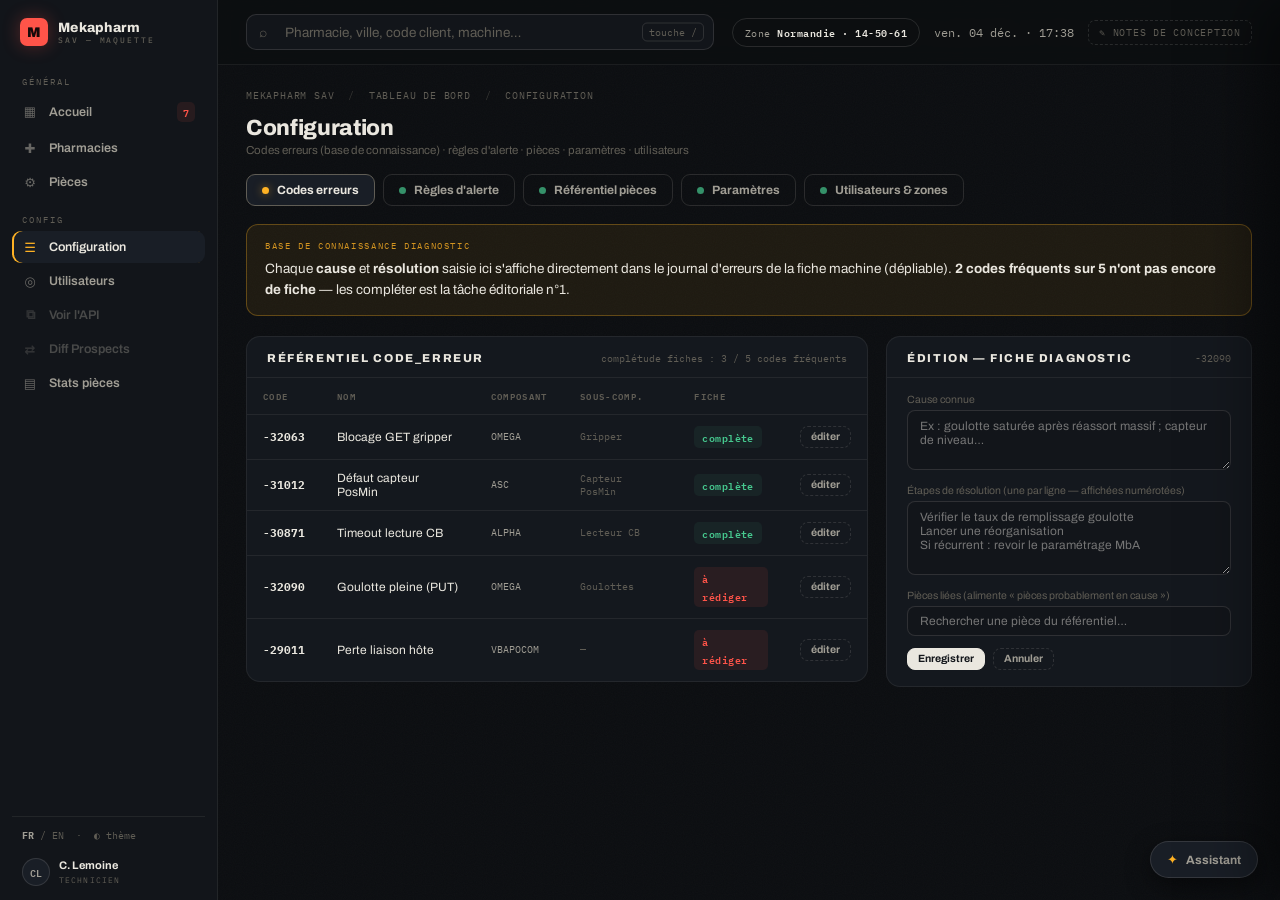
<file: configuration.html>
<!DOCTYPE html>
<html lang="fr">
<head>
<meta charset="UTF-8">
<meta name="viewport" content="width=device-width, initial-scale=1.0">
<title>Configuration — Mekapharm SAV (maquette)</title>
<link rel="preconnect" href="https://fonts.googleapis.com">
<link href="https://fonts.googleapis.com/css2?family=Archivo:wght@500;600;700;800;900&family=IBM+Plex+Mono:wght@400;500;600;700&display=swap" rel="stylesheet">
<link rel="stylesheet" href="assets/style.css">
</head>
<body data-page="configuration">

<template id="page-content">
  <div class="breadcrumb">Mekapharm SAV <span class="sep">/</span> <a href="index.html">Tableau de bord</a> <span class="sep">/</span> Configuration</div>
  <h1 class="page-title">Configuration</h1>
  <p class="page-sub">Codes erreurs (base de connaissance) · règles d'alerte · pièces · paramètres · utilisateurs</p>

  <div class="cfg-tabs">
    <button class="comp-tab active" data-tab="codes"><span class="dot warn"></span>Codes erreurs</button>
    <button class="comp-tab" data-tab="regles"><span class="dot ok"></span>Règles d'alerte</button>
    <button class="comp-tab" data-tab="pieces"><span class="dot ok"></span>Référentiel pièces</button>
    <button class="comp-tab" data-tab="params"><span class="dot ok"></span>Paramètres</button>
    <button class="comp-tab" data-tab="utilisateurs"><span class="dot ok"></span>Utilisateurs &amp; zones</button>
  </div>

  <!-- ═══ CODES ERREURS = LA BASE DE CONNAISSANCE ═══ -->
  <div class="tab-panel active" id="cfg-codes">
    <div class="diag-banner surveiller note-host">
      <span class="lead">Base de connaissance diagnostic</span>
      Chaque <b>cause</b> et <b>résolution</b> saisie ici s'affiche directement dans le journal d'erreurs de la fiche machine (dépliable).
      <b>2 codes fréquents sur 5 n'ont pas encore de fiche</b> — les compléter est la tâche éditoriale n°1.
      <span class="note" style="top:-11px; right:10px;">R2.2 — cet écran existe déjà ; ce qui change : son contenu devient visible côté hotliner</span>
    </div>
    <div class="grid-2">
      <section class="panel">
        <div class="panel-head">
          <span class="panel-title">Référentiel CODE_ERREUR</span>
          <span class="panel-sub">complétude fiches : 3 / 5 codes fréquents</span>
        </div>
        <table class="tbl">
          <thead><tr><th>Code</th><th>Nom</th><th>Composant</th><th>Sous-comp.</th><th>Fiche</th><th></th></tr></thead>
          <tbody id="codesBody"></tbody>
        </table>
      </section>
      <section class="panel">
        <div class="panel-head"><span class="panel-title">Édition — fiche diagnostic</span><span class="panel-sub" id="editLbl">-32090</span></div>
        <div style="padding:16px 20px; display:grid; gap:12px;">
          <div><label class="hint" style="display:block; margin-bottom:5px;">Cause connue</label>
            <textarea class="inp" rows="3" placeholder="Ex : goulotte saturée après réassort massif ; capteur de niveau…"></textarea></div>
          <div><label class="hint" style="display:block; margin-bottom:5px;">Étapes de résolution (une par ligne — affichées numérotées)</label>
            <textarea class="inp" rows="4" placeholder="Vérifier le taux de remplissage goulotte&#10;Lancer une réorganisation&#10;Si récurrent : revoir le paramétrage MbA"></textarea></div>
          <div><label class="hint" style="display:block; margin-bottom:5px;">Pièces liées (alimente « pièces probablement en cause »)</label>
            <input class="inp" style="width:100%;" placeholder="Rechercher une pièce du référentiel…"></div>
          <div style="display:flex; gap:8px;"><button class="btn primary sm">Enregistrer</button><button class="btn sm ghost">Annuler</button></div>
        </div>
      </section>
    </div>
  </div>

  <!-- ═══ RÈGLES D'ALERTE ═══ -->
  <div class="tab-panel" id="cfg-regles">
    <section class="panel note-host">
      <div class="panel-head"><span class="panel-title">Règles de seuil (REGLE_ALERTE)</span>
        <span class="panel-sub">adaptatif = seuil recalculé sur la baseline 8 sem. de chaque machine</span></div>
      <table class="tbl">
        <thead><tr><th>Alias</th><th>Libellé</th><th>Composant</th>
          <th style="text-align:right;">Seuil warning</th><th style="text-align:right;">Seuil critique</th>
          <th>Unité</th><th style="text-align:right;">Importance</th><th>Mode</th></tr></thead>
        <tbody id="reglesBody"></tbody>
      </table>
      <span class="note" style="top:-11px; left:14px;">R2e — nouveauté : bascule seuil fixe / adaptatif (baseline par machine) par règle</span>
    </section>
  </div>

  <!-- ═══ AUTRES ONGLETS (structure conservée, contenu inchangé) ═══ -->
  <div class="tab-panel" id="cfg-pieces">
    <div class="panel"><div style="padding:26px 24px; color:var(--ink-faint); font-size:12.5px;">
      Référentiel PIECE (seuils alerte/critique, unités, composant/sous-composant) — <b>écran actuel conservé tel quel</b>.
    </div></div>
  </div>
  <div class="tab-panel" id="cfg-params">
    <div class="panel"><div style="padding:26px 24px; color:var(--ink-faint); font-size:12.5px;">
      Paramètres applicatifs (APP_CONFIG : rétention INFOS_*, fenêtres de purge…) — <b>écran actuel conservé</b>.<br><br>
      Ajouts refonte : <span class="badge watch">seuil silence radio (h)</span> <span class="badge watch">pondérations score santé</span> <span class="badge watch">fenêtre baseline (sem.)</span>
    </div></div>
  </div>
  <div class="tab-panel" id="cfg-utilisateurs">
    <div class="panel"><div style="padding:26px 24px; color:var(--ink-faint); font-size:12.5px;">
      Gestion utilisateurs + zones (départements/pays) — <b>écran actuel conservé tel quel</b>. La zone alimente déjà le filtre du dashboard.
    </div></div>
  </div>
</template>

<script src="assets/data.js"></script>
<script src="assets/app.js"></script>
<script>
document.addEventListener('DOMContentLoaded', () => {
  bindTabs('.cfg-tabs .comp-tab', 'cfg-');

  document.getElementById('codesBody').innerHTML = CODES_ERREURS.map(c => `
    <tr>
      <td class="mono" style="font-weight:700;">${c.code}</td>
      <td style="font-size:12px;">${c.nom}</td>
      <td class="mono dim" style="font-size:10px;">${c.composant}</td>
      <td class="mono faint" style="font-size:10px;">${c.sousComposant||'—'}</td>
      <td>${c.complet? '<span class="badge ok">complète</span>' : '<span class="badge agir">à rédiger</span>'}</td>
      <td><button class="btn sm ghost">éditer</button></td>
    </tr>`).join('');

  document.getElementById('reglesBody').innerHTML = REGLES.map(r => `
    <tr>
      <td class="mono faint" style="font-size:10px;">${r.alias}</td>
      <td style="font-size:12px; font-weight:600;">${r.nom}</td>
      <td class="mono dim" style="font-size:10px;">${r.composant}</td>
      <td class="mono num" style="text-align:right; color:var(--watch);">${r.warn}</td>
      <td class="mono num" style="text-align:right; color:var(--agir);">${r.crit}</td>
      <td class="mono faint" style="font-size:10px;">${r.unite}</td>
      <td class="mono num" style="text-align:right;">${r.importance}</td>
      <td>${r.adaptatif? '<span class="badge watch">adaptatif</span>' : '<span class="badge neutral">fixe</span>'}</td>
    </tr>`).join('');
});
</script>
</body>
</html>
</file>
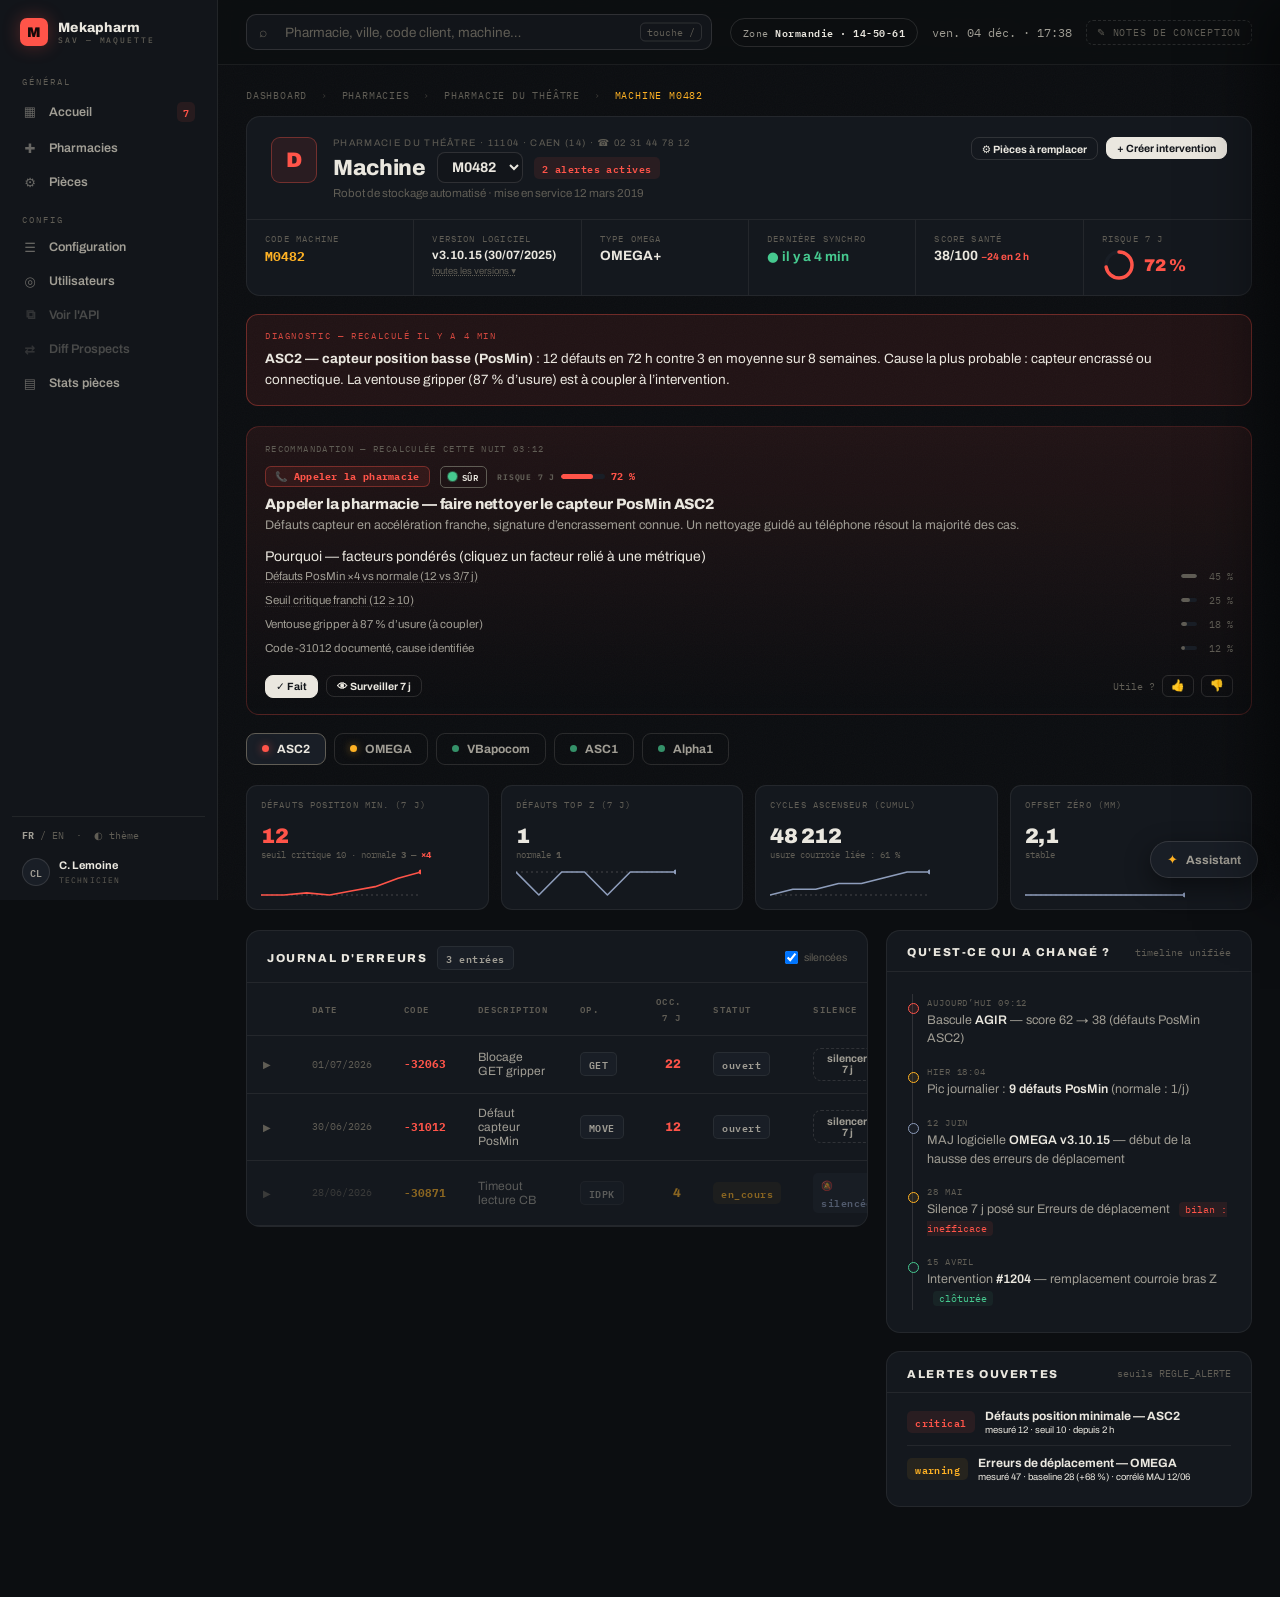
<file: machine.html>
<!DOCTYPE html>
<html lang="fr">
<head>
<meta charset="UTF-8">
<meta name="viewport" content="width=device-width, initial-scale=1.0">
<title>M0482 — Détail machine (maquette)</title>
<link rel="preconnect" href="https://fonts.googleapis.com">
<link href="https://fonts.googleapis.com/css2?family=Archivo:wght@500;600;700;800;900&family=IBM+Plex+Mono:wght@400;500;600;700&display=swap" rel="stylesheet">
<link rel="stylesheet" href="assets/style.css">
</head>
<body data-page="machine">

<template id="page-content">
  <div class="breadcrumb">
    <a href="index.html">Dashboard</a> <span class="sep">›</span>
    <a href="pharmacies.html">Pharmacies</a> <span class="sep">›</span>
    <span id="bcClient">—</span> <span class="sep">›</span>
    <span style="color:var(--watch);">Machine <span id="bcMac">—</span></span>
  </div>

  <!-- ═══ HEADER MACHINE (structure actuelle : top + meta 5 colonnes) ═══ -->
  <div class="mac-header note-host">
    <div class="top">
      <div style="display:flex; gap:16px; align-items:flex-start;">
        <div class="grade-box agir" style="width:46px; height:46px; font-size:21px;" id="hGrade">D</div>
        <div>
          <div class="mono" style="font-size:9.5px; letter-spacing:.14em; text-transform:uppercase; color:var(--ink-faint);" id="hClient">—</div>
          <h1 class="page-title" style="display:flex; align-items:center; gap:11px; margin-top:4px;">
            Machine
            <select class="sel mono" id="macSel" style="font-weight:700; font-size:14px;"></select>
            <span class="badge agir" id="hBadge">2 alertes actives</span>
          </h1>
          <p class="page-sub" id="hSub">Robot de stockage automatisé</p>
        </div>
      </div>
      <div style="display:flex; gap:8px; align-items:flex-start;">
        <a class="btn sm" href="pieces.html">⚙ Pièces à remplacer</a>
        <button class="btn sm primary">+ Créer intervention</button>
      </div>
    </div>
    <div class="meta">
      <div><div class="k">Code machine</div><div class="v mono" style="color:var(--watch);" id="mMac">—</div></div>
      <div><div class="k">Version logiciel</div>
        <div class="v" style="font-size:12px;" id="mVer">—</div>
        <button class="hint" id="verBtn" style="cursor:pointer; border:none; padding:0; font-size:9.5px; color:var(--ink-faint); text-decoration:underline dotted;">toutes les versions ▾</button>
      </div>
      <div><div class="k">Type OMEGA</div><div class="v" id="mType">—</div></div>
      <div><div class="k">Dernière synchro</div><div class="v" id="mSync" style="color:var(--ok);">—</div></div>
      <div><div class="k">Score santé</div><div class="v" id="mScore">—</div></div>
      <div class="note-host"><div class="k">Risque 7 j</div>
        <div class="v" id="mRisk" style="display:flex; align-items:center; gap:8px;">—</div>
        <span class="note" style="top:-11px; right:6px;">R5.2 — score prédictif précalculé</span>
      </div>
    </div>
    <div id="verMenu" style="display:none; border-top:1px solid var(--line); padding:10px 18px; background:var(--bg-raise);"></div>
    <span class="note" style="top:-11px; left:14px;">Header conservé — ajout : score santé (R1.1) + grade + synchro colorée par fraîcheur (R1.2)</span>
  </div>

  <!-- ═══ BANDEAU DIAGNOSTIC EN UNE PHRASE ═══ -->
  <div class="diag-banner agir note-host" id="diagBanner">
    <span class="note" style="top:-11px; left:10px;">R2.3 — l'état en une phrase, avant tout scroll. Généré par règles (voir plan d'implémentation)</span>
  </div>

  <!-- ═══ BLOC RECOMMANDATION D'ACTION ═══ -->
  <div class="reco-panel note-host" id="recoPanel" style="display:none;">
    <span class="note" style="top:-11px; left:14px;">R5.1 reco déterministe + confiance · R5.3 feedback (table RECO_FEEDBACK) · facteurs cliquables → métrique</span>
  </div>

  <!-- ═══ ONGLETS COMPOSANTS (conservés — triés par gravité, pastilles réelles) ═══ -->
  <div class="comp-tabs note-host" id="compTabs">
    <span class="note" style="top:-11px; left:0;">R2.4 — onglets conservés MAIS triés par gravité + pastilles calculées (fini le "ok" codé en dur)</span>
  </div>
  <div id="tabPanels"></div>

  <div class="grid-2 section-gap">
    <!-- ═══ JOURNAL D'ERREURS (conservé — ajout cause/résolution dépliables) ═══ -->
    <section class="panel note-host">
      <div class="panel-head">
        <span class="panel-title">Journal d'erreurs</span>
        <span class="badge neutral" id="errCount">—</span>
        <label class="hint" style="margin-left:auto; cursor:pointer; display:flex; align-items:center; gap:6px;">
          <input type="checkbox" id="showSilenced" checked> silencées
        </label>
      </div>
      <table class="tbl">
        <thead><tr>
          <th style="width:26px;"></th><th>Date</th><th>Code</th><th>Description</th>
          <th>Op.</th><th style="text-align:right;">Occ. 7 j</th><th>Statut</th><th>Silence</th>
        </tr></thead>
        <tbody id="errBody"></tbody>
      </table>
      <span class="note" style="top:-11px; left:14px;">R2.2 — chevron = cause + résolution + pièces suspectes (CODE_ERREUR + ErreurImpactResolver, R2.5) + historique silences (R2.10)</span>
    </section>

    <!-- ═══ TIMELINE UNIFIÉE ═══ -->
    <aside class="stack">
      <div class="panel note-host">
        <div class="panel-head"><span class="panel-title">Qu'est-ce qui a changé ?</span><span class="panel-sub">timeline unifiée</span></div>
        <div style="padding:16px 20px;"><div class="tl" id="tlList"></div></div>
        <span class="note" style="top:-11px; left:10px;">R2.6 — UNION : LOG_ERREUR + LOG_ALERTE + SOFTWARE_VERSION + SURVEILLANCE + INTERVENTION</span>
      </div>
      <div class="panel">
        <div class="panel-head"><span class="panel-title">Alertes ouvertes</span><span class="panel-sub">seuils REGLE_ALERTE</span></div>
        <div style="padding:6px 20px 14px;">
          <div style="display:flex; gap:10px; align-items:center; padding:10px 0; border-bottom:1px solid var(--line);">
            <span class="badge agir">critical</span>
            <div style="font-size:12px;"><b>Défauts position minimale — ASC2</b>
              <div class="mono faint" style="font-size:9.5px; margin-top:2px;">mesuré 12 · seuil 10 · depuis 2 h</div></div>
          </div>
          <div style="display:flex; gap:10px; align-items:center; padding:10px 0;">
            <span class="badge watch">warning</span>
            <div style="font-size:12px;"><b>Erreurs de déplacement — OMEGA</b>
              <div class="mono faint" style="font-size:9.5px; margin-top:2px;">mesuré 47 · baseline 28 (+68 %) · corrélé MAJ 12/06</div></div>
          </div>
        </div>
      </div>
    </aside>
  </div>
</template>

<script src="assets/data.js"></script>
<script src="assets/app.js"></script>
<script>
document.addEventListener('DOMContentLoaded', () => {
  const M = MACHINE_M0482; /* la maquette détaille M0482 ; les autres liens y renvoient */
  const P = M.client;

  document.title = `${M.macCode} — Détail machine (maquette)`;
  document.getElementById('bcClient').textContent = P.nom;
  document.getElementById('bcMac').textContent = M.macCode;
  document.getElementById('hClient').textContent = `${P.nom} · ${P.id} · ${P.ville} (${P.dept}) · ☎ ${P.tel}`;
  document.getElementById('hSub').textContent = `Robot de stockage automatisé · mise en service ${M.install}`;
  document.getElementById('mMac').textContent = M.macCode;
  document.getElementById('mVer').textContent = M.versionPrincipale;
  document.getElementById('mType').textContent = M.typeOmega;
  document.getElementById('mSync').innerHTML = `● ${M.syncho}`;
  document.getElementById('mScore').innerHTML = `${P.score}/100 <span class="mono" style="font-size:10px; color:var(--agir);">${P.delta} en ${P.deltaWin}</span>`;

  /* tuile risque 7 j — mini-jauge SVG (arc) + % */
  const R = P.reco;
  const riskPct = R ? R.risque7j : null;
  const mRisk = document.getElementById('mRisk');
  if (mRisk && riskPct != null){
    const lv = riskLevel(riskPct);
    const col = lv==='hi' ? 'var(--agir)' : lv==='mid' ? 'var(--watch)' : 'var(--ink-dim)';
    const C = 2*Math.PI*13, off = C*(1 - riskPct/100);
    mRisk.innerHTML = `
      <svg width="34" height="34" viewBox="0 0 34 34" aria-hidden="true">
        <circle cx="17" cy="17" r="13" fill="none" stroke="var(--panel-2)" stroke-width="3.5"/>
        <circle cx="17" cy="17" r="13" fill="none" stroke="${col}" stroke-width="3.5" stroke-linecap="round"
          stroke-dasharray="${C.toFixed(1)}" stroke-dashoffset="${off.toFixed(1)}" transform="rotate(-90 17 17)"/>
      </svg>
      <span style="font-size:17px; font-weight:900; color:${col}; font-variant-numeric:tabular-nums;">${riskPct} %</span>`;
  } else if (mRisk){ mRisk.textContent = '—'; }

  /* bloc recommandation d'action */
  const recoPanel = document.getElementById('recoPanel');
  if (recoPanel && R){
    if (R.action==='surveiller') recoPanel.classList.add('surveiller');
    recoPanel.style.display = '';
    recoPanel.insertAdjacentHTML('beforeend', `
      <div class="rp-top">
        <span class="rp-lead">Recommandation — recalculée ${R.calculeLe}</span>
        ${actBadge(R.action, false)} ${confBadge(R.confiance)} ${riskBadge(R.risque7j, true)}
      </div>
      <div class="rp-title">${R.titre}</div>
      <div class="rp-resume">${R.resume||''}</div>
      <div class="rd-sect" style="margin-top:14px;">
        <div class="rd-h">Pourquoi — facteurs pondérés <span class="mono faint" style="text-transform:none; letter-spacing:0;">(cliquez un facteur relié à une métrique)</span></div>
        ${factorRows(R.facteurs, true)}
      </div>
      <div class="rp-actions">
        <button class="btn primary sm" id="recoDone">✓ Fait</button>
        <button class="btn sm" id="recoWatch">👁 Surveiller 7 j</button>
        <span style="margin-left:auto;">${feedbackChip('reco-'+P.id)}</span>
      </div>`);
    animateFactors(recoPanel);
    bindFeedback(recoPanel);

    /* facteurs cliquables → bascule sur l'onglet composant + scroll */
    recoPanel.querySelectorAll('.factor .fl.anchor').forEach(fl => fl.addEventListener('click', () => {
      const anchor = fl.dataset.anchor;                 /* ex : panel-asc2 */
      const target = document.getElementById(anchor);
      if (!target) return;
      const tabId = anchor.replace('panel-','');
      const tabBtn = document.querySelector(`.comp-tab[data-tab="${tabId}"]`);
      if (tabBtn) tabBtn.click();
      target.scrollIntoView({ behavior:'smooth', block:'center' });
      target.querySelector('.metric')?.animate(
        [{ boxShadow:'0 0 0 2px var(--watch)' }, { boxShadow:'0 0 0 0 transparent' }],
        { duration:1200, easing:'ease-out' });
    }));

    /* boutons Fait / Surveiller — feedback visuel léger, non bloquant */
    const done = document.getElementById('recoDone');
    if (done) done.addEventListener('click', () => {
      done.textContent = '✓ Marqué fait'; done.classList.remove('primary');
      done.style.borderColor = 'var(--ok)'; done.style.color = 'var(--ok)';
    });
    const watch = document.getElementById('recoWatch');
    if (watch) watch.addEventListener('click', () => {
      watch.textContent = '👁 Sous surveillance 7 j';
      watch.style.borderColor = 'var(--watch)'; watch.style.color = 'var(--watch)';
    });
  }

  /* dropdown machines sœurs */
  const sel = document.getElementById('macSel');
  sel.innerHTML = P.machines.map(m => `<option ${m===M.macCode?'selected':''}>${m}</option>`).join('');

  /* menu versions */
  document.getElementById('verBtn').onclick = () => {
    const menu = document.getElementById('verMenu');
    menu.style.display = menu.style.display==='none' ? 'block' : 'none';
    menu.innerHTML = '<table class="tbl" style="font-size:11px;">' + M.versions.map(v =>
      `<tr><td class="mono dim" style="padding:5px 8px;">${v.comp}</td><td class="mono faint" style="padding:5px 8px;">${v.col}</td><td style="padding:5px 8px; font-weight:600;">${v.v}</td><td class="mono faint" style="padding:5px 8px;">depuis ${v.d}</td></tr>`).join('') + '</table>';
  };

  /* bandeau diagnostic */
  document.getElementById('diagBanner').insertAdjacentHTML('beforeend',
    `<span class="lead">${M.banner.lead}</span>${M.banner.txt}`);

  /* onglets composants triés par gravité */
  const tabs = document.getElementById('compTabs');
  const panels = document.getElementById('tabPanels');
  M.tabs.forEach((t,i) => {
    tabs.insertAdjacentHTML('beforeend',
      `<button class="comp-tab ${i===0?'active':''}" data-tab="${t.id}"><span class="dot ${t.dot}"></span>${t.label}</button>`);
    const tc = M.tabsContent[t.id];
    panels.insertAdjacentHTML('beforeend',
      `<div class="tab-panel ${i===0?'active':''}" id="panel-${t.id}">
        <div class="metrics note-host">${tc.metrics.map(metricCard).join('')}
          ${i===0? '<span class="note" style="top:-11px; left:0;">R2.8 comparaison parc/baseline · R3.4 sparklines 8 sem. (AGREG_*)</span>':''}
        </div>
      </div>`);
  });
  bindTabs('.comp-tab', 'panel-');

  /* journal d'erreurs avec cause/résolution dépliables */
  const errBody = document.getElementById('errBody');
  document.getElementById('errCount').textContent = M.erreurs.length + ' entrées';
  function renderErrs(){
    const showSil = document.getElementById('showSilenced').checked;
    errBody.innerHTML = M.erreurs.filter(e => showSil || !e.silenced).map((e,i) => `
      <tr class="grp-head" data-err="${i}" style="${e.silenced?'opacity:.5;':''}">
        <td><span class="chev">▶</span></td>
        <td class="mono faint" style="font-size:10px;">${e.date}</td>
        <td class="mono" style="font-weight:700; color:${e.occ>=10?'var(--agir)':e.occ>=3?'var(--watch)':'var(--ink-dim)'};">${e.code}</td>
        <td class="dim" style="font-size:12px;">${e.nom}</td>
        <td><span class="badge neutral">${e.op}</span></td>
        <td class="num" style="text-align:right; font-weight:800; color:${e.occ>=10?'var(--agir)':e.occ>=3?'var(--watch)':'var(--ink-dim)'};">${e.occ}</td>
        <td><span class="badge ${e.statut==='resolu'?'ok':e.statut==='en_cours'?'watch':'neutral'}">${e.statut}</span></td>
        <td>${e.silenced? '<span class="badge muet">🔕 silencée</span>' : '<button class="btn sm ghost">silencer 7 j</button>'}</td>
      </tr>
      <tr class="kb-row" data-kb="${i}"><td colspan="8">
        <div class="kb"><span class="k">Cause connue</span><p>${e.cause}</p></div>
        <div class="kb resol"><span class="k">Résolution recommandée</span><ol>${e.resolution.map(r=>`<li>${r}</li>`).join('')}</ol></div>
        ${e.pieces.length? `<div class="kb piece"><span class="k">Pièces probablement en cause</span>${e.pieces.map(pi=>`<div class="piece-row"><span>${pi.n} <span style="color:var(--ink-faint)">— ${pi.d}</span></span><span class="eta">${pi.eta}</span></div>`).join('')}</div>`:''}
        ${e.histo? `<div class="kb histo"><span class="k">Historique surveillance</span><p>${e.histo}</p></div>`:''}
      </td></tr>`).join('');
    errBody.querySelectorAll('.grp-head').forEach(row => row.addEventListener('click', ev => {
      if (ev.target.closest('button')) return;
      row.classList.toggle('open');
      const kb = errBody.querySelector(`.kb-row[data-kb="${row.dataset.err}"]`);
      if (kb) kb.classList.toggle('show');
    }));
  }
  renderErrs();
  document.getElementById('showSilenced').addEventListener('change', renderErrs);

  /* timeline */
  document.getElementById('tlList').innerHTML = M.timeline.map(t =>
    `<div class="tl-item ${t.cls}"><div class="d">${t.d}</div><div class="e">${t.e}</div></div>`).join('');
});
</script>
</body>
</html>
</file>
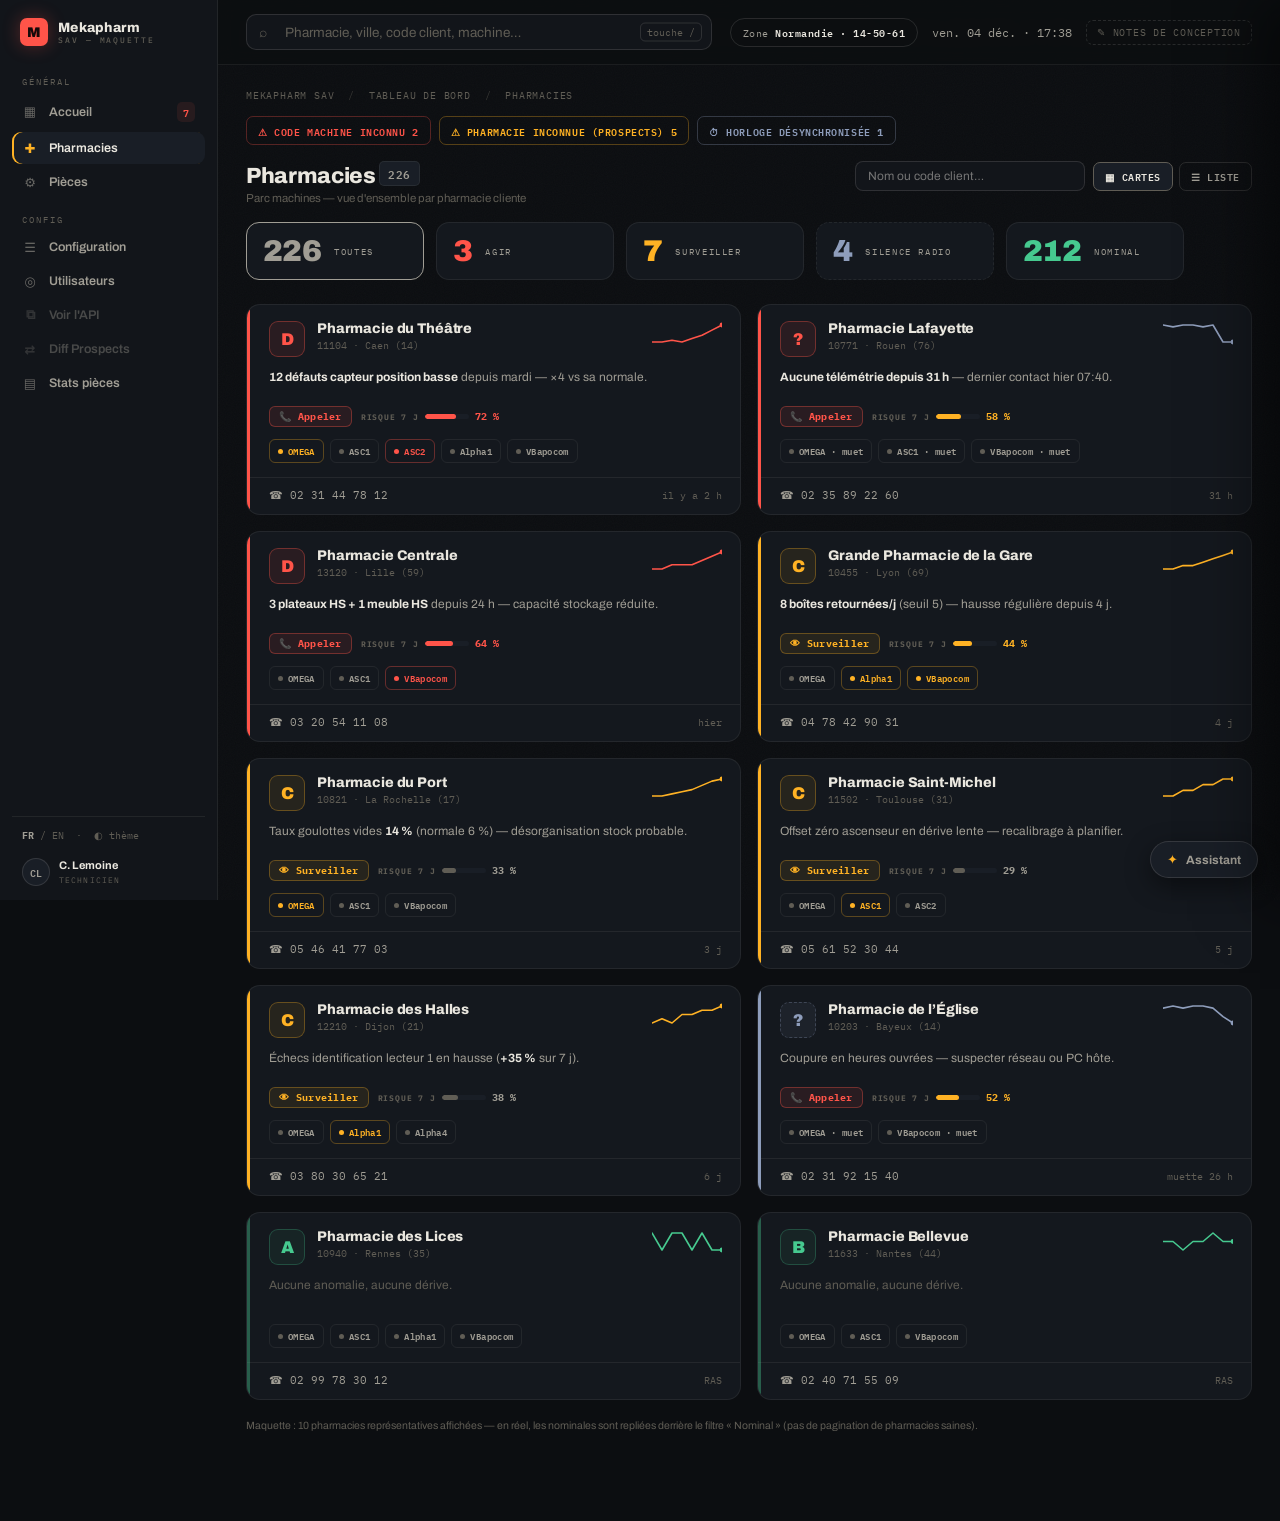
<file: pharmacies.html>
<!DOCTYPE html>
<html lang="fr">
<head>
<meta charset="UTF-8">
<meta name="viewport" content="width=device-width, initial-scale=1.0">
<title>Pharmacies — Mekapharm SAV (maquette)</title>
<link rel="preconnect" href="https://fonts.googleapis.com">
<link href="https://fonts.googleapis.com/css2?family=Archivo:wght@500;600;700;800;900&family=IBM+Plex+Mono:wght@400;500;600;700&display=swap" rel="stylesheet">
<link rel="stylesheet" href="assets/style.css">
</head>
<body data-page="pharmacies">

<template id="page-content">
  <div class="breadcrumb">Mekapharm SAV <span class="sep">/</span> <a href="index.html">Tableau de bord</a> <span class="sep">/</span> Pharmacies</div>

  <!-- monitoring télémétrie (conservé de la page actuelle, compacté) -->
  <div style="display:flex; gap:8px; flex-wrap:wrap; margin-bottom:16px;" class="note-host">
    <button class="chip" style="color:var(--agir); border-color:rgba(255,84,73,.3);">⚠ Code machine inconnu <b class="mono">2</b></button>
    <button class="chip" style="color:var(--watch); border-color:rgba(255,178,36,.3);">⚠ Pharmacie inconnue (prospects) <b class="mono">5</b></button>
    <button class="chip" style="color:var(--muet); border-color:rgba(142,157,187,.3);">⏱ Horloge désynchronisée <b class="mono">1</b></button>
    <span class="note" style="top:-11px; left:0;">Panneaux monitoring conservés tels quels (hygiène pipeline)</span>
  </div>

  <div style="display:flex; align-items:flex-start; justify-content:space-between; gap:16px; flex-wrap:wrap;">
    <div>
      <h1 class="page-title">Pharmacies <span class="badge neutral" style="font-size:11px; vertical-align:4px;">226</span></h1>
      <p class="page-sub">Parc machines — vue d'ensemble par pharmacie cliente</p>
    </div>
    <div style="display:flex; gap:8px; align-items:center;">
      <input class="inp" id="pharmSearch" type="search" placeholder="Nom ou code client…" style="width:230px;">
      <div class="chips">
        <button class="chip active" id="btnCard" title="Vue cartes">▦ Cartes</button>
        <button class="chip" id="btnList" title="Vue liste">☰ Liste</button>
      </div>
    </div>
  </div>

  <!-- cards de filtre par statut (conservées — passées à 3 états + muettes) -->
  <nav class="semaphore note-host" style="margin-top:18px;">
    <button class="sem-card active" data-f="all" style="color:var(--ink-dim);"><div class="sem-num">226</div>
      <div><div class="sem-lbl">Toutes</div></div></button>
    <button class="sem-card" data-f="agir"><div class="sem-num">3</div>
      <div><div class="sem-lbl">Agir</div></div></button>
    <button class="sem-card" data-f="surveiller"><div class="sem-num">7</div>
      <div><div class="sem-lbl">Surveiller</div></div></button>
    <button class="sem-card" data-f="muet"><div class="sem-num">4</div>
      <div><div class="sem-lbl">Silence radio</div></div></button>
    <button class="sem-card" data-f="ok"><div class="sem-num">212</div>
      <div><div class="sem-lbl">Nominal</div></div></button>
    <span class="note" style="top:-11px; left:0;">R3.2 — 5 statuts actuels (aucune/info/warning/critical) → 3 états + muettes</span>
  </nav>

  <!-- vue cartes -->
  <div class="pharma-grid note-host" id="cardView">
    <span class="note" style="top:-11px; left:0;">R1.1 grade · R2.3 motif · R5.1/R5.2 action + risque 7 j sur cards dégradées (nominales : rien — discipline couleur)</span>
  </div>

  <!-- vue liste -->
  <div class="panel" id="listView" style="display:none;">
    <table class="tbl">
      <thead><tr>
        <th style="width:56px;">Score</th><th>Code</th><th>Nom</th><th>Ville</th>
        <th>Diagnostic</th><th style="width:100px;">Tendance</th><th style="width:110px;">Machines</th>
      </tr></thead>
      <tbody id="listBody"></tbody>
    </table>
  </div>

  <p class="hint section-gap">Maquette : 10 pharmacies représentatives affichées — en réel, les nominales sont repliées derrière le filtre « Nominal » (pas de pagination de pharmacies saines).</p>
</template>

<script src="assets/data.js"></script>
<script src="assets/app.js"></script>
<script>
document.addEventListener('DOMContentLoaded', () => {
  let f = 'all', q = '';
  const cardView = document.getElementById('cardView');
  const listBody = document.getElementById('listBody');

  const chipCls = s => s==='err' ? 'err' : s==='warn' ? 'warn' : '';
  const compChips = p => p.composants.map(c =>
    `<span class="comp-chip ${chipCls(c.s)}"><span class="d"></span>${c.n}${c.s==='mute'?' · muet':''}</span>`).join('');

  function visible(){
    return PHARMACIES.filter(p => (f==='all' || p.etat===f))
      .filter(p => !q || (`${p.nom} ${p.ville} ${p.id} ${p.machines.join(' ')}`).toLowerCase().includes(q));
  }

  function render(){
    const rows = visible();
    /* cartes */
    cardView.querySelectorAll('.pharma-card').forEach(e=>e.remove());
    rows.forEach((p,i) => {
      const el = document.createElement('div');
      el.className = 'pharma-card rise'; el.dataset.etat = p.etat;
      el.style.animationDelay = (i*35)+'ms';
      el.onclick = () => location.href = `machine.html?m=${p.machinePrincipale}`;
      el.innerHTML = `
        <div class="accent"></div>
        <div class="body">
          <div class="head">
            <div class="grade-box ${p.etat}">${p.grade}</div>
            <div style="min-width:0; flex:1;">
              <h3>${p.nom}</h3>
              <div class="loc">${p.id} · ${p.ville} (${p.dept})</div>
            </div>
            ${spark(p.spark, SPARK_COLORS[p.sparkColor], 70, 24)}
          </div>
          <div class="motif">${p.etat==='ok' ? '<span style="color:var(--ink-faint)">Aucune anomalie, aucune dérive.</span>' : p.motif}</div>
          ${p.etat!=='ok' && p.reco ? `<div style="display:flex; align-items:center; gap:9px; flex-wrap:wrap; margin:2px 0 4px;">
            ${actBadge(p.reco.action, true)} ${riskBadge(p.reco.risque7j, true)}</div>` : ''}
          <div class="comp-chips">${compChips(p)}</div>
        </div>
        <div class="foot">
          <span class="tel">☎ ${p.tel}</span>
          <span class="since">${p.etat==='ok' ? 'RAS' : (p.etat==='muet' ? 'muette ' + p.depuis : p.depuis)}</span>
        </div>`;
      cardView.appendChild(el);
    });
    /* liste */
    listBody.innerHTML = rows.map(p => `
      <tr onclick="location.href='machine.html?m=${p.machinePrincipale}'" style="cursor:pointer;">
        <td><div class="grade-box ${p.etat}" style="width:30px; height:30px; font-size:14px;">${p.grade}</div></td>
        <td class="mono dim">${p.id}</td>
        <td style="font-weight:700;">${p.nom}</td>
        <td class="dim">${p.ville} (${p.dept})</td>
        <td class="dim" style="font-size:11.5px; max-width:320px;">${p.etat==='ok' ? '—' : p.motif}</td>
        <td>${spark(p.spark, SPARK_COLORS[p.sparkColor], 76, 22)}</td>
        <td class="mono faint" style="font-size:10px;">${p.machines.join(', ')}</td>
      </tr>`).join('');
  }
  render();

  document.querySelectorAll('.sem-card').forEach(c => c.addEventListener('click', () => {
    document.querySelectorAll('.sem-card').forEach(x=>x.classList.remove('active'));
    c.classList.add('active'); f = c.dataset.f; render();
  }));
  document.getElementById('pharmSearch').addEventListener('input', e => { q = e.target.value.toLowerCase().trim(); render(); });

  const btnCard = document.getElementById('btnCard'), btnList = document.getElementById('btnList');
  const setView = m => {
    document.getElementById('cardView').style.display = m==='card' ? '' : 'none';
    document.getElementById('listView').style.display = m==='list' ? '' : 'none';
    btnCard.classList.toggle('active', m==='card'); btnList.classList.toggle('active', m==='list');
    localStorage.setItem('mock_pharm_view', m);
  };
  btnCard.onclick = () => setView('card'); btnList.onclick = () => setView('list');
  setView(localStorage.getItem('mock_pharm_view') || 'card');
});
</script>
</body>
</html>
</file>
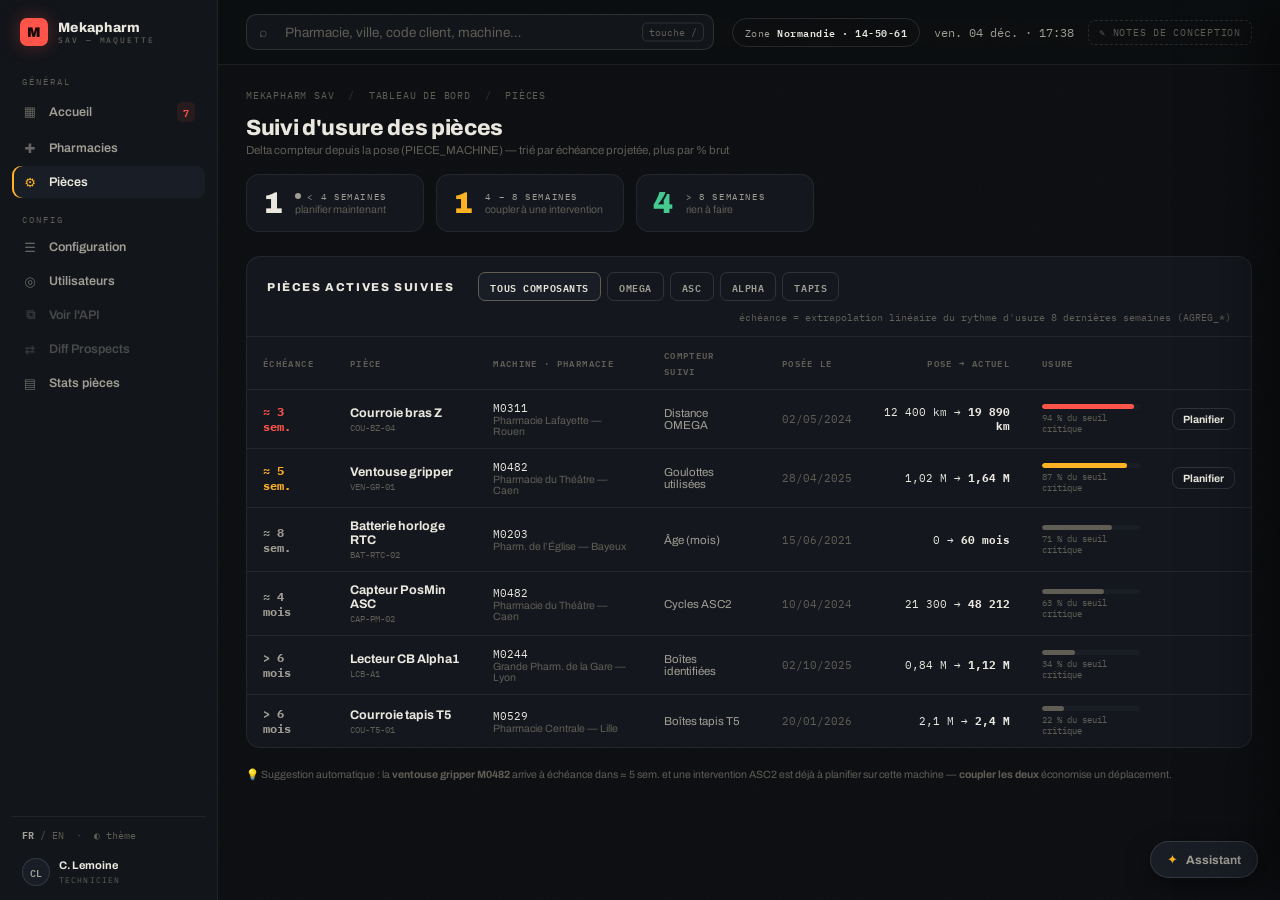
<file: pieces.html>
<!DOCTYPE html>
<html lang="fr">
<head>
<meta charset="UTF-8">
<meta name="viewport" content="width=device-width, initial-scale=1.0">
<title>Pièces — Mekapharm SAV (maquette)</title>
<link rel="preconnect" href="https://fonts.googleapis.com">
<link href="https://fonts.googleapis.com/css2?family=Archivo:wght@500;600;700;800;900&family=IBM+Plex+Mono:wght@400;500;600;700&display=swap" rel="stylesheet">
<link rel="stylesheet" href="assets/style.css">
</head>
<body data-page="pieces">

<template id="page-content">
  <div class="breadcrumb">Mekapharm SAV <span class="sep">/</span> <a href="index.html">Tableau de bord</a> <span class="sep">/</span> Pièces</div>
  <h1 class="page-title">Suivi d'usure des pièces</h1>
  <p class="page-sub">Delta compteur depuis la pose (PIECE_MACHINE) — trié par échéance projetée, plus par % brut</p>

  <div class="semaphore note-host" style="margin-top:18px;">
    <button class="sem-card" data-f="crit"><div class="sem-num">1</div>
      <div><div class="sem-lbl"><span class="pulse"></span>&lt; 4 semaines</div><div class="sem-sub">planifier maintenant</div></div></button>
    <button class="sem-card" data-f="warn" style="color:var(--watch);"><div class="sem-num">1</div>
      <div><div class="sem-lbl">4 – 8 semaines</div><div class="sem-sub">coupler à une intervention</div></div></button>
    <button class="sem-card" data-f="ok" style="color:var(--ok);"><div class="sem-num">4</div>
      <div><div class="sem-lbl">&gt; 8 semaines</div><div class="sem-sub">rien à faire</div></div></button>
    <span class="note" style="top:-11px; left:0;">R1.6 — la donnée primaire devient l'échéance, pas le pourcentage</span>
  </div>

  <section class="panel note-host">
    <div class="panel-head">
      <span class="panel-title">Pièces actives suivies</span>
      <div class="chips" style="margin-left:14px;" id="compFilter">
        <button class="chip active" data-c="all">Tous composants</button>
        <button class="chip" data-c="OMEGA">OMEGA</button>
        <button class="chip" data-c="ASC">ASC</button>
        <button class="chip" data-c="ALPHA">ALPHA</button>
        <button class="chip" data-c="TAPIS">Tapis</button>
      </div>
      <span class="panel-sub">échéance = extrapolation linéaire du rythme d'usure 8 dernières semaines (AGREG_*)</span>
    </div>
    <table class="tbl">
      <thead><tr>
        <th>Échéance</th><th>Pièce</th><th>Machine · Pharmacie</th><th>Compteur suivi</th>
        <th>Posée le</th><th style="text-align:right;">Pose → actuel</th><th style="width:130px;">Usure</th><th></th>
      </tr></thead>
      <tbody id="piecesBody"></tbody>
    </table>
    <span class="note" style="top:-11px; left:14px;">Conservé : logique delta valPose. Ajout : colonne échéance + tri + CTA planifier</span>
  </section>

  <p class="hint section-gap">💡 Suggestion automatique : la <b>ventouse gripper M0482</b> arrive à échéance dans ≈ 5 sem. et une intervention ASC2 est déjà à planifier sur cette machine — <b>coupler les deux</b> économise un déplacement.</p>
</template>

<script src="assets/data.js"></script>
<script src="assets/app.js"></script>
<script>
document.addEventListener('DOMContentLoaded', () => {
  const body = document.getElementById('piecesBody');
  body.innerHTML = PIECES.map(p => `
    <tr>
      <td class="mono" style="font-weight:700; font-size:11.5px; color:${p.etaCls==='crit'?'var(--agir)':p.etaCls==='warn'?'var(--watch)':'var(--ink-dim)'};">${p.eta}</td>
      <td><b>${p.piece}</b><div class="mono faint" style="font-size:9px; margin-top:2px;">${p.ref}</div></td>
      <td class="dim" style="font-size:12px;"><a href="machine.html?m=${p.machine}" style="color:var(--ink); text-decoration:none; font-family:var(--mono); font-size:11px;">${p.machine}</a><div class="faint" style="font-size:10.5px;">${p.pharma}</div></td>
      <td class="dim" style="font-size:11.5px;">${p.compteur}</td>
      <td class="mono faint" style="font-size:10.5px;">${p.pose}</td>
      <td class="mono num" style="text-align:right; font-size:11px;">${p.valPose} → <b>${p.valAct}</b></td>
      <td><div class="wear-bar"><i class="${p.etaCls}" style="width:${p.usure}%"></i></div>
        <div class="mono faint" style="font-size:9px; margin-top:3px;">${p.usure} % du seuil critique</div></td>
      <td>${p.etaCls? '<button class="btn sm">Planifier</button>':''}</td>
    </tr>`).join('');
});
</script>
</body>
</html>
</file>
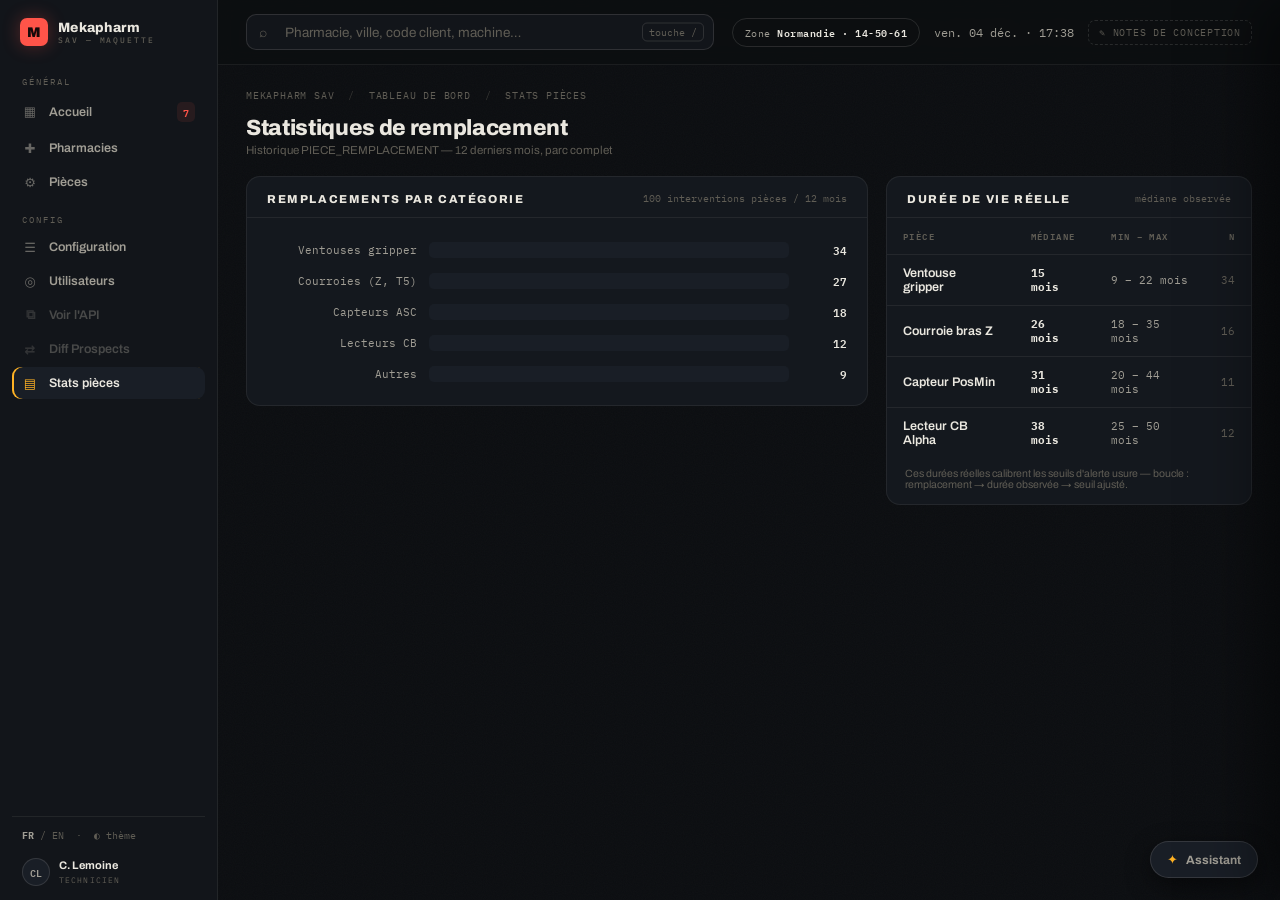
<file: stats_pieces.html>
<!DOCTYPE html>
<html lang="fr">
<head>
<meta charset="UTF-8">
<meta name="viewport" content="width=device-width, initial-scale=1.0">
<title>Stats pièces — Mekapharm SAV (maquette)</title>
<link rel="preconnect" href="https://fonts.googleapis.com">
<link href="https://fonts.googleapis.com/css2?family=Archivo:wght@500;600;700;800;900&family=IBM+Plex+Mono:wght@400;500;600;700&display=swap" rel="stylesheet">
<link rel="stylesheet" href="assets/style.css">
</head>
<body data-page="stats_pieces">

<template id="page-content">
  <div class="breadcrumb">Mekapharm SAV <span class="sep">/</span> <a href="index.html">Tableau de bord</a> <span class="sep">/</span> Stats pièces</div>
  <h1 class="page-title">Statistiques de remplacement</h1>
  <p class="page-sub">Historique PIECE_REMPLACEMENT — 12 derniers mois, parc complet</p>

  <div class="grid-2 section-gap">
    <section class="panel">
      <div class="panel-head"><span class="panel-title">Remplacements par catégorie</span><span class="panel-sub">100 interventions pièces / 12 mois</span></div>
      <div style="padding:16px 20px;" id="catChart"></div>
    </section>

    <section class="panel note-host">
      <div class="panel-head"><span class="panel-title">Durée de vie réelle</span><span class="panel-sub">médiane observée</span></div>
      <table class="tbl">
        <thead><tr><th>Pièce</th><th>Médiane</th><th>Min – max</th><th style="text-align:right;">n</th></tr></thead>
        <tbody id="lifeBody"></tbody>
      </table>
      <p class="hint" style="padding:10px 18px 14px;">Ces durées réelles calibrent les seuils d'alerte usure — boucle : remplacement → durée observée → seuil ajusté.</p>
      <span class="note" style="top:-11px; left:10px;">R1.6 — PIECE_REMPLACEMENT (kilométrage/compteurs à la dépose) = calibration des projections</span>
    </section>
  </div>
</template>

<script src="assets/data.js"></script>
<script src="assets/app.js"></script>
<script>
document.addEventListener('DOMContentLoaded', () => {
  renderHBars(document.getElementById('catChart'), STATS_PIECES.parCategorie);
  document.getElementById('lifeBody').innerHTML = STATS_PIECES.dureesVies.map(d => `
    <tr><td style="font-weight:600;">${d.piece}</td>
    <td class="mono" style="font-weight:700;">${d.med}</td>
    <td class="mono dim" style="font-size:10.5px;">${d.minmax}</td>
    <td class="mono faint num" style="text-align:right;">${d.n}</td></tr>`).join('');
});
</script>
</body>
</html>
</file>
<file: assets/style.css>
/* ═══════════════════════════════════════════════════════════════════════════
   MAQUETTE REFONTE SAV — design system partagé
   Navigation identique à l'application actuelle (sidebar gauche).
   Discipline : la couleur n'existe que pour l'anomalie.
   ═══════════════════════════════════════════════════════════════════════════ */
:root {
  --bg:        #0c0e11;
  --bg-raise:  #12151a;
  --panel:     #14181e;
  --panel-2:   #191e26;
  --line:      rgba(235,232,222,.07);
  --line-2:    rgba(235,232,222,.13);
  --ink:       #eae7df;
  --ink-dim:   #a09d94;
  --ink-faint: #605d55;
  --agir:      #ff5449;  --agir-bg:  rgba(255,84,73,.09);
  --watch:     #ffb224;  --watch-bg: rgba(255,178,36,.08);
  --ok:        #46c98f;  --ok-bg:    rgba(70,201,143,.07);
  --muet:      #8e9dbb;  --muet-bg:  rgba(142,157,187,.08);
  --mono: "IBM Plex Mono", ui-monospace, monospace;
  --sans: "Archivo", system-ui, sans-serif;
  --sidebar-w: 218px;
}
* { margin:0; padding:0; box-sizing:border-box; }
html { scrollbar-color:#2a2f38 var(--bg); }
body {
  background:var(--bg); color:var(--ink); font-family:var(--sans);
  font-size:14px; min-height:100vh;
}
body::after {
  content:""; position:fixed; inset:0; pointer-events:none; z-index:0; opacity:.045;
  background-image:url("data:image/svg+xml,%3Csvg xmlns='http://www.w3.org/2000/svg' width='140' height='140'%3E%3Cfilter id='n'%3E%3CfeTurbulence type='fractalNoise' baseFrequency='0.9' numOctaves='2'/%3E%3C/filter%3E%3Crect width='140' height='140' filter='url(%23n)' opacity='.6'/%3E%3C/svg%3E");
}
::selection { background:var(--watch); color:#111; }
button { font-family:inherit; color:inherit; background:none; border:none; cursor:pointer; }
input, select, textarea { font-family:inherit; }
a { color:inherit; }

/* ═══════════ SIDEBAR (identique à l'app : Général / Config / user) ═══════════ */
.sidebar {
  position:fixed; top:0; left:0; bottom:0; width:var(--sidebar-w); z-index:20;
  background:var(--bg-raise); border-right:1px solid var(--line);
  display:flex; flex-direction:column; padding:18px 12px 14px;
}
.sidebar-logo { display:flex; align-items:center; gap:10px; padding:0 8px 16px; }
.sidebar-logo .mark {
  width:28px; height:28px; border-radius:7px; background:var(--agir);
  display:grid; place-items:center; font-weight:900; font-size:14px; color:#16090a;
  box-shadow:0 0 18px rgba(255,84,73,.3); flex-shrink:0;
}
.sidebar-logo .t { font-weight:800; font-size:13.5px; letter-spacing:.02em; }
.sidebar-logo .t small { display:block; font-family:var(--mono); font-size:8px; font-weight:500; color:var(--ink-faint); letter-spacing:.24em; text-transform:uppercase; }
.nav-section-label {
  font-family:var(--mono); font-size:8.5px; letter-spacing:.24em; text-transform:uppercase;
  color:var(--ink-faint); padding:14px 10px 6px;
}
.nav-link {
  display:flex; align-items:center; gap:11px; padding:8.5px 10px; border-radius:9px;
  font-size:12.5px; font-weight:600; color:var(--ink-dim); text-decoration:none;
  transition:.13s; margin-bottom:2px;
}
.nav-link .ic { font-size:13px; width:16px; text-align:center; opacity:.6; }
.nav-link:hover { background:var(--panel-2); color:var(--ink); }
.nav-link.active { background:var(--panel-2); color:var(--ink); box-shadow:inset 2px 0 0 var(--watch); }
.nav-link.active .ic { opacity:1; color:var(--watch); }
.nav-link .n-badge {
  margin-left:auto; font-family:var(--mono); font-size:9.5px; font-weight:600;
  background:var(--agir-bg); color:var(--agir); border-radius:5px; padding:1px 6px;
}
.sidebar-foot { margin-top:auto; border-top:1px solid var(--line); padding-top:12px; }
.sidebar-foot .locale { font-family:var(--mono); font-size:9.5px; color:var(--ink-faint); padding:0 10px 8px; }
.sidebar-foot .locale b { color:var(--ink-dim); }
.sidebar-user { display:flex; align-items:center; gap:9px; padding:8px 10px 0; }
.sidebar-user .av {
  width:28px; height:28px; border-radius:50%; background:var(--panel-2); border:1px solid var(--line-2);
  display:grid; place-items:center; font-family:var(--mono); font-size:10px; font-weight:600; color:var(--ink-dim);
}
.sidebar-user .u b { display:block; font-size:11px; font-weight:700; }
.sidebar-user .u span { font-family:var(--mono); font-size:8px; letter-spacing:.14em; text-transform:uppercase; color:var(--ink-faint); }

/* ═══════════ TOPBAR (ajout refonte : recherche globale) ═══════════ */
.shell { margin-left:var(--sidebar-w); position:relative; z-index:1; }
.topbar {
  display:flex; align-items:center; gap:18px;
  padding:14px 28px; border-bottom:1px solid var(--line);
  position:sticky; top:0; background:rgba(12,14,17,.86); backdrop-filter:blur(9px); z-index:15;
}
.gsearch { flex:1; max-width:560px; position:relative; }
.gsearch input {
  width:100%; background:var(--bg-raise); border:1px solid var(--line-2); border-radius:10px;
  padding:9.5px 82px 9.5px 38px; color:var(--ink); font-size:13.5px; outline:none;
  transition:border-color .15s, box-shadow .15s;
}
.gsearch input::placeholder { color:var(--ink-faint); }
.gsearch input:focus { border-color:var(--watch); box-shadow:0 0 0 3px rgba(255,178,36,.12); }
.gsearch .lens { position:absolute; left:13px; top:50%; translate:0 -50%; color:var(--ink-faint); }
.gsearch .kbd  { position:absolute; right:10px; top:50%; translate:0 -50%; font-family:var(--mono); font-size:9.5px; color:var(--ink-faint); border:1px solid var(--line-2); border-radius:5px; padding:2px 6px; }
.gsearch-pop {
  display:none; position:absolute; top:calc(100% + 6px); left:0; right:0; z-index:60;
  background:var(--panel-2); border:1px solid var(--line-2); border-radius:11px;
  overflow:hidden; box-shadow:0 18px 50px rgba(0,0,0,.55);
}
.gsearch-pop.open { display:block; }
.gsearch-pop a {
  display:flex; align-items:center; gap:11px; padding:10px 14px; text-decoration:none;
  font-size:12.5px; border-bottom:1px solid var(--line);
}
.gsearch-pop a:last-child { border-bottom:none; }
.gsearch-pop a:hover, .gsearch-pop a.sel { background:var(--panel); }
.gsearch-pop .gp-dot { width:8px; height:8px; border-radius:50%; flex-shrink:0; }
.gsearch-pop .gp-meta { margin-left:auto; font-family:var(--mono); font-size:10px; color:var(--ink-faint); }
.top-right { margin-left:auto; display:flex; align-items:center; gap:14px; }
.zone-chip { font-family:var(--mono); font-size:10px; letter-spacing:.05em; border:1px solid var(--line-2); border-radius:99px; padding:4.5px 12px; color:var(--ink-dim); }
.zone-chip b { color:var(--ink); font-weight:600; }
.clock { font-family:var(--mono); font-size:11.5px; color:var(--ink-dim); font-variant-numeric:tabular-nums; }
.notes-toggle {
  font-family:var(--mono); font-size:9.5px; letter-spacing:.08em; text-transform:uppercase;
  color:var(--ink-faint); border:1px dashed var(--line-2); border-radius:7px; padding:5px 10px; transition:.15s;
}
.notes-toggle:hover, body.annotated .notes-toggle { color:var(--watch); border-color:var(--watch); }
body.annotated .notes-toggle { background:var(--watch-bg); }

.page { padding:24px 28px 90px; max-width:1420px; }

/* ═══════════ COMMUN ═══════════ */
.breadcrumb { font-family:var(--mono); font-size:10px; letter-spacing:.08em; text-transform:uppercase; color:var(--ink-faint); margin-bottom:14px; }
.breadcrumb a { text-decoration:none; }
.breadcrumb a:hover { color:var(--ink-dim); }
.breadcrumb .sep { margin:0 7px; opacity:.5; }
h1.page-title { font-size:22px; font-weight:800; letter-spacing:-.015em; }
.page-sub { font-size:11.5px; color:var(--ink-faint); margin-top:4px; }

.panel { background:var(--panel); border:1px solid var(--line); border-radius:14px; overflow:hidden; }
.panel-head { display:flex; align-items:center; gap:10px; padding:15px 20px 12px; border-bottom:1px solid var(--line); flex-wrap:wrap; }
.panel-title { font-size:11.5px; font-weight:800; letter-spacing:.14em; text-transform:uppercase; }
.panel-sub { font-family:var(--mono); font-size:9.5px; color:var(--ink-faint); margin-left:auto; }

.badge { font-family:var(--mono); font-size:9.5px; font-weight:600; letter-spacing:.05em; border-radius:5px; padding:2px 8px; display:inline-block; }
.badge.agir { background:var(--agir-bg); color:var(--agir); }
.badge.watch { background:var(--watch-bg); color:var(--watch); }
.badge.ok { background:var(--ok-bg); color:var(--ok); }
.badge.muet { background:var(--muet-bg); color:var(--muet); }
.badge.neutral { background:var(--panel-2); color:var(--ink-dim); border:1px solid var(--line); }

.btn { font-size:11.5px; font-weight:700; border:1px solid var(--line-2); border-radius:8px; padding:7px 14px; color:var(--ink); transition:.13s; text-decoration:none; display:inline-block; }
.btn:hover { border-color:var(--ink-dim); background:var(--panel-2); }
.btn.primary { background:var(--ink); color:#14171c; border-color:var(--ink); }
.btn.primary:hover { opacity:.88; }
.btn.ghost { color:var(--ink-dim); border-style:dashed; }
.btn.sm { font-size:10.5px; padding:4.5px 10px; }

/* sémaphore */
.semaphore { display:flex; gap:12px; margin:20px 0 24px; flex-wrap:wrap; }
.sem-card {
  display:flex; align-items:center; gap:13px; border:1px solid var(--line); border-radius:13px;
  padding:13px 20px 13px 16px; background:var(--panel); min-width:178px; text-align:left;
  transition:border-color .15s, transform .15s;
}
.sem-card:hover { transform:translateY(-1px); }
.sem-card.active { border-color:currentColor; }
.sem-num { font-size:30px; font-weight:900; line-height:1; font-variant-numeric:tabular-nums; letter-spacing:-.02em; }
.sem-lbl { font-family:var(--mono); font-size:9px; letter-spacing:.18em; text-transform:uppercase; color:var(--ink-dim); }
.sem-sub { font-size:10.5px; color:var(--ink-faint); margin-top:2px; }
.sem-card[data-f="agir"] { color:var(--agir); }       .sem-card[data-f="agir"].active { background:var(--agir-bg); }
.sem-card[data-f="surveiller"] { color:var(--watch); }.sem-card[data-f="surveiller"].active { background:var(--watch-bg); }
.sem-card[data-f="muet"] { color:var(--muet); border-style:dashed; } .sem-card[data-f="muet"].active { background:var(--muet-bg); }
.sem-card[data-f="ok"] { color:var(--ok); }           .sem-card[data-f="ok"].active { background:var(--ok-bg); }
.pulse { display:inline-block; width:6px; height:6px; border-radius:50%; background:currentColor; margin-right:6px; animation:pulse 1.6s infinite; vertical-align:1px; }
@keyframes pulse { 0%,100%{opacity:1} 50%{opacity:.25} }

/* grade score */
.grade-box {
  width:36px; height:36px; border-radius:9px; display:grid; place-items:center;
  font-weight:900; font-size:17px; background:var(--panel-2); color:var(--ink-dim); border:1px solid var(--line-2); flex-shrink:0;
}
.grade-box.agir { background:var(--agir-bg); color:var(--agir); border-color:rgba(255,84,73,.35); }
.grade-box.surveiller { background:var(--watch-bg); color:var(--watch); border-color:rgba(255,178,36,.3); }
.grade-box.muet { background:var(--muet-bg); color:var(--muet); border-color:rgba(142,157,187,.3); border-style:dashed; }
.grade-box.ok { background:var(--ok-bg); color:var(--ok); border-color:rgba(70,201,143,.25); }

/* tables */
table.tbl { width:100%; border-collapse:collapse; font-size:12.5px; }
.tbl th {
  text-align:left; font-family:var(--mono); font-size:8.5px; font-weight:600; letter-spacing:.16em;
  text-transform:uppercase; color:var(--ink-faint); padding:10px 16px; border-bottom:1px solid var(--line);
}
.tbl td { padding:11px 16px; border-bottom:1px solid var(--line); vertical-align:middle; }
.tbl tr:last-child td { border-bottom:none; }
.tbl tbody tr { transition:background .12s; }
.tbl tbody tr:hover { background:var(--panel-2); }
.tbl .mono { font-family:var(--mono); font-size:11px; }
.tbl .dim { color:var(--ink-dim); }
.tbl .faint { color:var(--ink-faint); }
.num { font-variant-numeric:tabular-nums; }

/* lignes accordéon dashboard */
.grp-head { cursor:pointer; background:var(--panel); }
.grp-head td { padding:12px 16px; }
.grp-head:hover { background:var(--panel-2); }
.grp-head .chev { display:inline-block; transition:rotate .18s; font-family:var(--mono); font-size:10px; color:var(--ink-faint); margin-right:9px; }
.grp-head.open .chev { rotate:90deg; }
tr.child { display:none; background:rgba(255,255,255,.012); }
tr.child.show { display:table-row; }
tr.child td { border-left:3px solid transparent; }
tr.child[data-etat="agir"] td:first-child { border-left-color:var(--agir); }
tr.child[data-etat="surveiller"] td:first-child { border-left-color:var(--watch); }

/* détail cause/résolution repliable dans tables */
tr.kb-row { display:none; }
tr.kb-row.show { display:table-row; }
tr.kb-row > td { background:var(--bg-raise); padding:14px 20px 16px 46px; }
.kb { border-left:2px solid var(--line-2); padding:2px 0 2px 13px; margin-bottom:11px; }
.kb:last-child { margin-bottom:0; }
.kb .k { font-family:var(--mono); font-size:8.5px; letter-spacing:.2em; text-transform:uppercase; color:var(--ink-faint); }
.kb p { font-size:12.5px; color:var(--ink-dim); line-height:1.6; margin-top:4px; }
.kb ol { margin:5px 0 0 17px; font-size:12.5px; color:var(--ink-dim); line-height:1.75; }
.kb.resol { border-left-color:var(--ok); }
.kb.piece { border-left-color:var(--watch); }
.kb .piece-row { display:flex; justify-content:space-between; gap:10px; margin-top:5px; font-size:12.5px; }
.kb .piece-row .eta { font-family:var(--mono); font-size:10.5px; color:var(--watch); }
.kb.histo { border-left-color:var(--muet); }

/* bandeau diagnostic */
.diag-banner { border-radius:12px; padding:14px 18px; font-size:13.5px; line-height:1.55; border:1px solid; margin-bottom:20px; }
.diag-banner .lead { font-family:var(--mono); font-size:9px; letter-spacing:.18em; text-transform:uppercase; display:block; margin-bottom:6px; opacity:.8; }
.diag-banner b { font-weight:700; }
.diag-banner.agir { border-color:rgba(255,84,73,.35); background:var(--agir-bg); }        .diag-banner.agir .lead { color:var(--agir); }
.diag-banner.surveiller { border-color:rgba(255,178,36,.3); background:var(--watch-bg); } .diag-banner.surveiller .lead { color:var(--watch); }
.diag-banner.ok { border-color:rgba(70,201,143,.3); background:var(--ok-bg); }            .diag-banner.ok .lead { color:var(--ok); }
.diag-banner.muet { border-color:rgba(142,157,187,.35); background:var(--muet-bg); }      .diag-banner.muet .lead { color:var(--muet); }

/* bannière MAJ */
.maj-banner { border:1px solid rgba(255,178,36,.3); background:var(--watch-bg); border-radius:13px; padding:14px 18px; margin-bottom:20px; }
.maj-banner .h { font-weight:800; font-size:11.5px; letter-spacing:.06em; text-transform:uppercase; color:var(--watch); }
.maj-banner p { margin-top:7px; font-size:12.5px; color:var(--ink-dim); line-height:1.55; }
.maj-banner p b { color:var(--ink); }

/* onglets composants (conservés de l'app actuelle) */
.comp-tabs { display:flex; gap:8px; overflow-x:auto; padding-bottom:4px; margin:18px 0 16px; }
.comp-tab {
  display:flex; align-items:center; gap:8px; font-size:12px; font-weight:700;
  border:1px solid var(--line-2); border-radius:9px; padding:8px 15px; color:var(--ink-dim);
  white-space:nowrap; transition:.13s;
}
.comp-tab:hover { color:var(--ink); background:var(--panel-2); }
.comp-tab.active { background:var(--panel-2); color:var(--ink); border-color:var(--ink-faint); }
.comp-tab .dot { width:7px; height:7px; border-radius:50%; background:var(--ink-faint); opacity:.5; }
.comp-tab .dot.ok { background:var(--ok); opacity:.7; }
.comp-tab .dot.warn { background:var(--watch); opacity:1; box-shadow:0 0 8px rgba(255,178,36,.5); }
.comp-tab .dot.err { background:var(--agir); opacity:1; box-shadow:0 0 8px rgba(255,84,73,.6); }
.tab-panel { display:none; }
.tab-panel.active { display:block; }

/* cards métriques */
.metrics { display:grid; grid-template-columns:repeat(auto-fill,minmax(215px,1fr)); gap:12px; }
.metric { border:1px solid var(--line); border-radius:11px; padding:13px 14px 11px; background:var(--panel); }
.metric .k { font-family:var(--mono); font-size:8.5px; letter-spacing:.13em; text-transform:uppercase; color:var(--ink-faint); min-height:22px; }
.metric .v { font-size:21px; font-weight:900; margin-top:4px; font-variant-numeric:tabular-nums; letter-spacing:-.02em; }
.metric .v.bad { color:var(--agir); } .metric .v.warn { color:var(--watch); }
.metric .v small { font-size:11px; font-weight:600; color:var(--ink-faint); }
.metric .cmp { font-family:var(--mono); font-size:9px; color:var(--ink-faint); margin-top:2px; }
.metric .cmp b.bad { color:var(--agir); } .metric .cmp b.warn { color:var(--watch); }
.metric svg { margin-top:8px; display:block; }

/* timeline */
.tl { position:relative; padding-left:20px; }
.tl::before { content:""; position:absolute; left:5px; top:6px; bottom:6px; width:1px; background:var(--line-2); }
.tl-item { position:relative; padding:9px 0; }
.tl-item::before {
  content:""; position:absolute; left:-19px; top:15px; width:9px; height:9px; border-radius:50%;
  background:var(--panel-2); border:1.5px solid var(--ink-faint);
}
.tl-item.ev-agir::before { border-color:var(--agir); background:var(--agir-bg); }
.tl-item.ev-warn::before { border-color:var(--watch); background:var(--watch-bg); }
.tl-item.ev-maj::before  { border-color:var(--muet); }
.tl-item.ev-ok::before   { border-color:var(--ok); }
.tl-item .d { font-family:var(--mono); font-size:9px; letter-spacing:.1em; text-transform:uppercase; color:var(--ink-faint); }
.tl-item .e { font-size:12.5px; color:var(--ink-dim); margin-top:3px; line-height:1.5; }
.tl-item .e b { color:var(--ink); font-weight:600; }
.fx { font-family:var(--mono); font-size:9.5px; padding:1px 6px; border-radius:4px; margin-left:6px; }
.fx.ko { background:var(--agir-bg); color:var(--agir); }
.fx.okk { background:var(--ok-bg); color:var(--ok); }

/* barres usure */
.wear-bar { height:5px; border-radius:99px; background:var(--panel-2); overflow:hidden; min-width:90px; }
.wear-bar i { display:block; height:100%; border-radius:99px; background:var(--ink-faint); }
.wear-bar i.warn { background:var(--watch); }
.wear-bar i.crit { background:var(--agir); }

/* barres chart top erreurs */
.hbar-row { display:grid; grid-template-columns:150px 1fr 46px; gap:12px; align-items:center; padding:6px 0; }
.hbar-row .lbl { font-family:var(--mono); font-size:10.5px; color:var(--ink-dim); text-align:right; white-space:nowrap; overflow:hidden; text-overflow:ellipsis; }
.hbar-row .track { height:16px; border-radius:5px; background:var(--panel-2); overflow:hidden; }
.hbar-row .fill { height:100%; border-radius:5px; background:linear-gradient(90deg, rgba(255,178,36,.75), rgba(255,84,73,.8)); transition:width .4s cubic-bezier(.2,.7,.3,1); }
.hbar-row .val { font-family:var(--mono); font-size:11px; font-weight:600; text-align:right; }

/* filter chips + selects */
.chips { display:flex; gap:6px; flex-wrap:wrap; }
.chip {
  font-family:var(--mono); font-size:9.5px; font-weight:600; letter-spacing:.06em; text-transform:uppercase;
  border:1px solid var(--line-2); border-radius:7px; padding:4.5px 11px; color:var(--ink-dim); transition:.13s;
}
.chip:hover { color:var(--ink); }
.chip.active { background:var(--panel-2); color:var(--ink); border-color:var(--ink-faint); }
select.sel {
  background:var(--bg-raise); border:1px solid var(--line-2); border-radius:8px; color:var(--ink);
  font-size:11.5px; padding:6px 10px; outline:none;
}
input.inp {
  background:var(--bg-raise); border:1px solid var(--line-2); border-radius:8px; color:var(--ink);
  font-size:12px; padding:7px 12px; outline:none; transition:border-color .15s;
}
input.inp:focus { border-color:var(--watch); }
textarea.inp { background:var(--bg-raise); border:1px solid var(--line-2); border-radius:8px; color:var(--ink); font-size:12px; padding:8px 12px; outline:none; width:100%; resize:vertical; }

/* cards pharmacies */
.pharma-grid { display:grid; grid-template-columns:repeat(auto-fill,minmax(330px,1fr)); gap:16px; }
.pharma-card { background:var(--panel); border:1px solid var(--line); border-radius:14px; overflow:hidden; cursor:pointer; transition:transform .14s, border-color .14s; position:relative; }
.pharma-card:hover { transform:translateY(-2px); border-color:var(--line-2); }
.pharma-card .accent { position:absolute; inset:0 auto 0 0; width:3px; }
.pharma-card[data-etat="agir"] .accent { background:var(--agir); }
.pharma-card[data-etat="surveiller"] .accent { background:var(--watch); }
.pharma-card[data-etat="muet"] .accent { background:var(--muet); }
.pharma-card[data-etat="ok"] .accent { background:rgba(70,201,143,.4); }
.pharma-card .body { padding:16px 18px 14px 22px; }
.pharma-card .head { display:flex; align-items:flex-start; gap:12px; }
.pharma-card h3 { font-size:14px; font-weight:800; letter-spacing:-.01em; }
.pharma-card .loc { font-family:var(--mono); font-size:9.5px; color:var(--ink-faint); margin-top:3px; }
.pharma-card .motif { font-size:12px; color:var(--ink-dim); line-height:1.5; margin-top:11px; min-height:36px; }
.pharma-card .motif b { color:var(--ink); }
.comp-chips { display:flex; gap:6px; flex-wrap:wrap; margin-top:12px; }
.comp-chip {
  font-family:var(--mono); font-size:9px; font-weight:600; letter-spacing:.04em;
  border:1px solid var(--line); border-radius:6px; padding:3px 8px; color:var(--ink-dim);
  display:inline-flex; align-items:center; gap:5px;
}
.comp-chip .d { width:5px; height:5px; border-radius:50%; background:var(--ink-faint); }
.comp-chip.warn { color:var(--watch); border-color:rgba(255,178,36,.3); } .comp-chip.warn .d { background:var(--watch); }
.comp-chip.err { color:var(--agir); border-color:rgba(255,84,73,.35); }   .comp-chip.err .d { background:var(--agir); }
.pharma-card .foot { display:flex; align-items:center; justify-content:space-between; gap:10px; border-top:1px solid var(--line); padding:10px 18px 12px 22px; }
.pharma-card .foot .tel { font-family:var(--mono); font-size:10.5px; color:var(--ink-dim); }
.pharma-card .foot .since { font-family:var(--mono); font-size:9.5px; color:var(--ink-faint); }

/* header machine */
.mac-header { background:var(--panel); border:1px solid var(--line); border-radius:14px; overflow:hidden; margin-bottom:18px; }
.mac-header .top { padding:20px 24px; border-bottom:1px solid var(--line); display:flex; justify-content:space-between; gap:16px; flex-wrap:wrap; }
.mac-header .meta { display:grid; grid-template-columns:repeat(6,1fr); }
.mac-header .meta > div { padding:13px 18px; border-right:1px solid var(--line); }
.mac-header .meta > div:last-child { border-right:none; }
.mac-header .meta .k { font-family:var(--mono); font-size:8.5px; letter-spacing:.14em; text-transform:uppercase; color:var(--ink-faint); }
.mac-header .meta .v { font-size:13.5px; font-weight:700; margin-top:4px; }
.mac-header .meta .v.mono { font-family:var(--mono); font-size:12.5px; }
@media (max-width:900px){ .mac-header .meta { grid-template-columns:repeat(2,1fr); } }

/* config tabs */
.cfg-tabs { display:flex; gap:8px; margin:18px 0; flex-wrap:wrap; }

/* sections */
.grid-2 { display:grid; grid-template-columns:minmax(0,1.7fr) minmax(0,1fr); gap:18px; align-items:start; }
@media (max-width:1080px){ .grid-2 { grid-template-columns:1fr; } }
.stack { display:flex; flex-direction:column; gap:18px; }
.section-gap { margin-top:20px; }

/* nominal replié */
.ok-fold { display:flex; align-items:center; gap:14px; padding:14px 20px; color:var(--ink-faint); font-size:12.5px; background:linear-gradient(rgba(70,201,143,.025), transparent); }
.ok-fold .dotgrid { display:flex; flex-wrap:wrap; gap:3.5px; max-width:250px; }
.ok-fold .dot { width:5px; height:5px; border-radius:50%; background:rgba(70,201,143,.35); }
.ok-fold b { color:var(--ink-dim); font-weight:600; }

/* annotations conception */
.note {
  display:none; position:absolute; z-index:30; font-family:var(--mono); font-size:8.5px; font-weight:600;
  letter-spacing:.05em; background:var(--watch); color:#231a05; border-radius:5px; padding:2.5px 7px;
  box-shadow:0 3px 14px rgba(0,0,0,.5); white-space:nowrap;
}
body.annotated .note { display:block; animation:pop .25s cubic-bezier(.2,.9,.3,1.4) both; }
@keyframes pop { from{scale:.6; opacity:0;} to{scale:1; opacity:1;} }
.note-host { position:relative; }

/* micro anims */
.rise { animation:rise .4s cubic-bezier(.2,.7,.3,1) both; }
@keyframes rise { from{opacity:0; translate:0 8px;} to{opacity:1; translate:0 0;} }

.hint { font-size:10.5px; color:var(--ink-faint); }
.sep-v { width:1px; align-self:stretch; background:var(--line); }

/* ═══════════════════════════════════════════════════════════════════════════
   INTELLIGENCE — moteur de recommandation, confiance, feedback, risque 7 j,
   assistant IA simulé. Discipline couleur conservée : l'action porte la couleur
   de l'état, la confiance se lit à la texture (plein / semi / pointillé).
   ═══════════════════════════════════════════════════════════════════════════ */

/* ── Badge d'action (vocabulaire limité : appeler / surveiller) ────────────── */
.reco-act {
  font-family:var(--mono); font-size:10px; font-weight:700; letter-spacing:.03em;
  border-radius:6px; padding:3px 9px; display:inline-flex; align-items:center; gap:5px; white-space:nowrap;
}
.reco-act.appeler   { background:var(--agir-bg);  color:var(--agir);  border:1px solid rgba(255,84,73,.35); }
.reco-act.surveiller{ background:var(--watch-bg); color:var(--watch); border:1px solid rgba(255,178,36,.3); }

/* ── Badge de confiance (3 niveaux — texture, pas seulement couleur) ───────── */
.conf {
  font-family:var(--mono); font-size:8.5px; font-weight:600; letter-spacing:.1em; text-transform:uppercase;
  border-radius:5px; padding:2px 7px; display:inline-flex; align-items:center; gap:5px; color:var(--ink-dim);
  border:1px solid var(--line-2);
}
.conf .pip { width:9px; height:9px; border-radius:50%; flex-shrink:0; position:relative; }
.conf.sur       { color:var(--ink); border-color:var(--ink-faint); }
.conf.sur .pip       { background:var(--ok); box-shadow:0 0 0 1px rgba(70,201,143,.4); }               /* plein */
.conf.probable .pip  { background:transparent; border:1.5px solid var(--watch);
                       background-image:linear-gradient(90deg,var(--watch) 50%, transparent 50%); }     /* semi */
.conf.hypothese .pip { background:transparent; border:1.5px dotted var(--muet); }                       /* pointillé */
.conf.probable  { color:var(--ink-dim); }
.conf.hypothese { color:var(--ink-dim); border-style:dashed; }

/* ── Badge / mini-jauge de risque 7 j ──────────────────────────────────────── */
.risk {
  font-family:var(--mono); font-size:9.5px; font-weight:700; color:var(--ink-dim);
  display:inline-flex; align-items:center; gap:6px; white-space:nowrap;
}
.risk .rlbl { font-size:8px; letter-spacing:.1em; text-transform:uppercase; color:var(--ink-faint); }
.risk b { font-variant-numeric:tabular-nums; }
.risk.hi b  { color:var(--agir); }
.risk.mid b { color:var(--watch); }
.risk-gauge { width:44px; height:5px; border-radius:99px; background:var(--panel-2); overflow:hidden; }
.risk-gauge i { display:block; height:100%; border-radius:99px; background:var(--ink-faint); }
.risk-gauge i.hi  { background:var(--agir); }
.risk-gauge i.mid { background:var(--watch); }

/* ── Encart moteur (recalcul nocturne) ─────────────────────────────────────── */
.engine-card { padding:13px 17px; }
.engine-card .eh { font-family:var(--mono); font-size:8.5px; letter-spacing:.16em; text-transform:uppercase; color:var(--ink-faint); }
.engine-card .et { font-size:12.5px; font-weight:700; margin-top:5px; line-height:1.5; }
.engine-card .et b { color:var(--ink); }
.engine-card .em { font-family:var(--mono); font-size:9.5px; color:var(--ink-faint); margin-top:6px; display:flex; gap:6px; align-items:center; }
.engine-card .em .live { width:5px; height:5px; border-radius:50%; background:var(--ok); animation:pulse 1.8s infinite; }

/* ── Filtre par confiance (chips) ──────────────────────────────────────────── */
.conf-filter { display:flex; gap:6px; align-items:center; }
.conf-filter .clbl { font-family:var(--mono); font-size:8.5px; letter-spacing:.12em; text-transform:uppercase; color:var(--ink-faint); }

/* ── Ligne de recommandation (dans la file dashboard) ──────────────────────── */
.reco-line { display:flex; align-items:center; gap:9px; flex-wrap:wrap; }
.reco-line .rtitle { font-weight:700; font-size:12.5px; }
.reco-why { font-size:11px; color:var(--ink-dim); margin-top:4px; line-height:1.5; }
.reco-chev {
  display:inline-grid; place-items:center; width:22px; height:22px; border-radius:6px;
  border:1px solid var(--line-2); color:var(--ink-faint); font-family:var(--mono); font-size:10px;
  transition:.14s; flex-shrink:0;
}
.reco-chev:hover { color:var(--ink); border-color:var(--ink-faint); background:var(--panel-2); }
.reco-chev.open { rotate:90deg; color:var(--watch); border-color:var(--watch); }

/* zone dépliée d'une reco (facteurs + script + feedback) */
.reco-detail { border-top:1px dashed var(--line-2); margin-top:12px; padding-top:13px; }
.reco-detail .rd-h { font-family:var(--mono); font-size:8.5px; letter-spacing:.16em; text-transform:uppercase; color:var(--ink-faint); margin-bottom:8px; }
.reco-detail .rd-sect { margin-bottom:15px; }
.reco-detail .rd-sect:last-child { margin-bottom:0; }

/* facteurs pondérés (mini barres) */
.factor { display:grid; grid-template-columns:1fr 52px; gap:10px; align-items:center; padding:4px 0; }
.factor .fl { font-size:11.5px; color:var(--ink-dim); line-height:1.4; }
.factor .fl.anchor { cursor:pointer; text-decoration:underline dotted var(--line-2); text-underline-offset:2px; }
.factor .fl.anchor:hover { color:var(--ink); text-decoration-color:var(--watch); }
.factor .fbar { display:flex; align-items:center; gap:6px; }
.factor .ftrack { flex:1; height:4px; border-radius:99px; background:var(--panel-2); overflow:hidden; }
.factor .ffill { display:block; height:100%; border-radius:99px; background:var(--ink-faint); transition:width .5s cubic-bezier(.2,.7,.3,1); }
.factor .fw { font-family:var(--mono); font-size:9.5px; color:var(--ink-faint); width:30px; text-align:right; }

/* script d'appel numéroté */
.reco-script { counter-reset:step; margin:0; padding:0; list-style:none; }
.reco-script li {
  position:relative; padding:5px 0 5px 26px; font-size:12px; color:var(--ink-dim); line-height:1.55;
}
.reco-script li::before {
  counter-increment:step; content:counter(step); position:absolute; left:0; top:5px;
  width:17px; height:17px; border-radius:50%; background:var(--panel-2); border:1px solid var(--line-2);
  font-family:var(--mono); font-size:9px; font-weight:700; color:var(--ink-dim); display:grid; place-items:center;
}
.reco-src { font-family:var(--mono); font-size:9.5px; color:var(--ink-faint); margin-top:9px; line-height:1.5; border-left:2px solid var(--line-2); padding-left:9px; }

/* ── Feedback discret « Utile ? 👍 👎 » ────────────────────────────────────── */
.fb { display:inline-flex; align-items:center; gap:7px; font-family:var(--mono); font-size:9.5px; color:var(--ink-faint); }
.fb-btn {
  border:1px solid var(--line-2); border-radius:6px; padding:2px 8px; font-size:11px; color:var(--ink-dim);
  transition:.13s; line-height:1.4;
}
.fb-btn:hover { border-color:var(--ink-faint); background:var(--panel-2); }
.fb-btn.up.on   { border-color:var(--ok);   color:var(--ok);   background:var(--ok-bg); }
.fb-btn.down.on { border-color:var(--agir); color:var(--agir); background:var(--agir-bg); }
.fb-thanks { color:var(--ok); }
.fb-why { display:none; margin-top:8px; gap:6px; align-items:center; }
.fb-why.show { display:flex; }
.fb-why input { flex:1; max-width:280px; }

/* ── Bloc recommandation sur la fiche machine ──────────────────────────────── */
.reco-panel { border:1px solid rgba(255,84,73,.22); border-radius:13px; background:linear-gradient(var(--agir-bg), transparent); padding:16px 18px; margin-bottom:18px; }
.reco-panel.surveiller { border-color:rgba(255,178,36,.22); background:linear-gradient(var(--watch-bg), transparent); }
.reco-panel .rp-top { display:flex; align-items:center; gap:10px; flex-wrap:wrap; }
.reco-panel .rp-lead { font-family:var(--mono); font-size:8.5px; letter-spacing:.16em; text-transform:uppercase; color:var(--ink-faint); width:100%; margin-bottom:2px; }
.reco-panel .rp-title { font-size:15px; font-weight:800; letter-spacing:-.01em; margin:8px 0 4px; }
.reco-panel .rp-resume { font-size:12.5px; color:var(--ink-dim); line-height:1.55; }
.reco-panel .rp-actions { display:flex; gap:8px; margin-top:14px; flex-wrap:wrap; align-items:center; }

/* ── Assistant IA — bouton flottant + drawer ───────────────────────────────── */
.assist-fab {
  position:fixed; right:22px; bottom:22px; z-index:70;
  display:inline-flex; align-items:center; gap:8px;
  background:var(--panel-2); border:1px solid var(--line-2); border-radius:99px;
  padding:10px 16px; font-size:12px; font-weight:700; color:var(--ink-dim);
  box-shadow:0 8px 26px rgba(0,0,0,.45); transition:.15s;
}
.assist-fab:hover { color:var(--ink); border-color:var(--ink-faint); transform:translateY(-1px); }
.assist-fab .sig { color:var(--watch); font-size:13px; }

.assist-scrim { position:fixed; inset:0; z-index:80; background:rgba(6,7,9,.55); backdrop-filter:blur(2px); opacity:0; pointer-events:none; transition:opacity .2s; }
.assist-scrim.open { opacity:1; pointer-events:auto; }
.assist-drawer {
  position:fixed; top:0; right:0; bottom:0; z-index:85; width:min(420px,94vw);
  background:var(--bg-raise); border-left:1px solid var(--line-2);
  display:flex; flex-direction:column; translate:100% 0; transition:translate .24s cubic-bezier(.3,.8,.3,1);
  box-shadow:-20px 0 60px rgba(0,0,0,.5);
}
.assist-drawer.open { translate:0 0; }
.assist-head { padding:15px 18px 13px; border-bottom:1px solid var(--line); }
.assist-head .ah-top { display:flex; align-items:center; gap:10px; }
.assist-head .ah-title { font-size:13px; font-weight:800; letter-spacing:.01em; }
.assist-head .ah-title .sig { color:var(--watch); }
.assist-head .ah-close { margin-left:auto; color:var(--ink-faint); font-size:16px; line-height:1; padding:2px 6px; border-radius:6px; }
.assist-head .ah-close:hover { color:var(--ink); background:var(--panel-2); }
.assist-priv {
  margin-top:10px; font-family:var(--mono); font-size:9px; letter-spacing:.04em; color:var(--ink-dim);
  background:var(--ok-bg); border:1px solid rgba(70,201,143,.22); border-radius:7px; padding:6px 9px;
  display:flex; align-items:center; gap:7px;
}
.assist-priv .lk { color:var(--ok); }
.assist-ctx { margin-top:8px; font-family:var(--mono); font-size:9px; color:var(--ink-faint); }

.assist-body { flex:1; overflow-y:auto; padding:16px 18px; display:flex; flex-direction:column; gap:12px; }
.msg { max-width:92%; font-size:12.5px; line-height:1.6; }
.msg.user { align-self:flex-end; background:var(--panel-2); border:1px solid var(--line-2); border-radius:12px 12px 3px 12px; padding:9px 13px; color:var(--ink); }
.msg.bot  { align-self:flex-start; }
.msg.bot .bubble { background:var(--panel); border:1px solid var(--line); border-radius:12px 12px 12px 3px; padding:11px 14px; }
.msg.bot p { color:var(--ink-dim); }
.msg.bot p + p { margin-top:8px; }
.msg.bot p b { color:var(--ink); font-weight:600; }
.msg.bot .a-src { font-family:var(--mono); font-size:9px; color:var(--ink-faint); margin-top:9px; border-left:2px solid var(--line-2); padding-left:8px; line-height:1.5; }
.msg.bot .a-list { margin-top:9px; display:flex; flex-direction:column; gap:6px; }
.msg.bot .a-list a {
  display:block; text-decoration:none; font-size:11.5px; color:var(--ink-dim);
  background:var(--panel-2); border:1px solid var(--line-2); border-radius:8px; padding:8px 11px; transition:.13s;
}
.msg.bot .a-list a:hover { color:var(--ink); border-color:var(--ink-faint); }
.msg.bot .a-list a::after { content:" →"; color:var(--ink-faint); }
.a-caret { display:inline-block; width:7px; height:13px; background:var(--watch); vertical-align:-2px; margin-left:1px; animation:caret .9s step-end infinite; }
@keyframes caret { 0%,100%{opacity:1} 50%{opacity:0} }

.assist-sugg { padding:0 18px 10px; display:flex; flex-direction:column; gap:6px; }
.assist-sugg .as-lbl { font-family:var(--mono); font-size:8.5px; letter-spacing:.14em; text-transform:uppercase; color:var(--ink-faint); margin:2px 0 3px; }
.sugg-btn {
  text-align:left; font-size:11.5px; color:var(--ink-dim); border:1px solid var(--line-2); border-radius:9px;
  padding:8px 12px; transition:.13s; display:flex; align-items:center; gap:8px;
}
.sugg-btn:hover { color:var(--ink); border-color:var(--ink-faint); background:var(--panel-2); }
.sugg-btn .si { color:var(--watch); font-size:11px; }

.assist-input { padding:12px 16px 16px; border-top:1px solid var(--line); display:flex; gap:8px; }
.assist-input input { flex:1; }
.assist-input .send { border:1px solid var(--line-2); border-radius:8px; padding:0 13px; color:var(--ink); font-weight:700; font-size:12px; transition:.13s; }
.assist-input .send:hover { border-color:var(--ink-faint); background:var(--panel-2); }
.assist-skip { font-family:var(--mono); font-size:8.5px; color:var(--ink-faint); text-align:center; padding:0 0 8px; }
</file>
